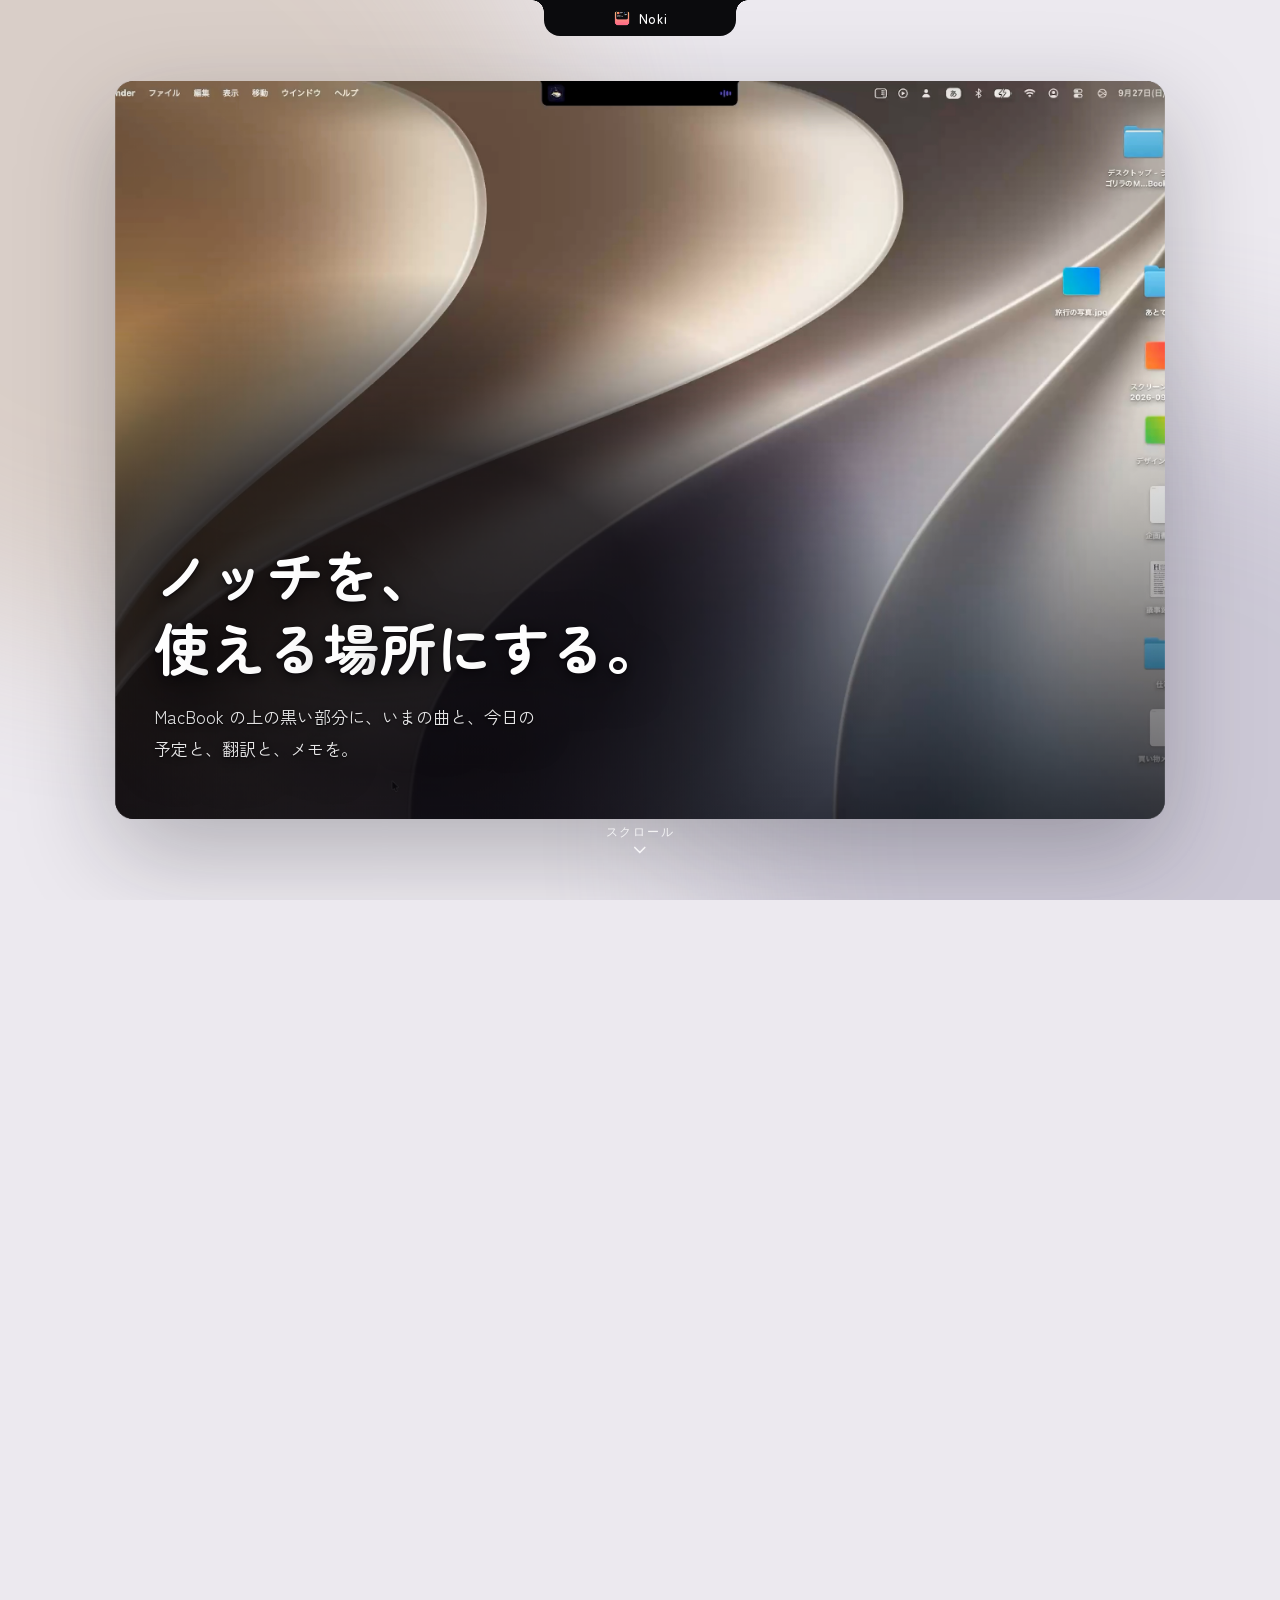
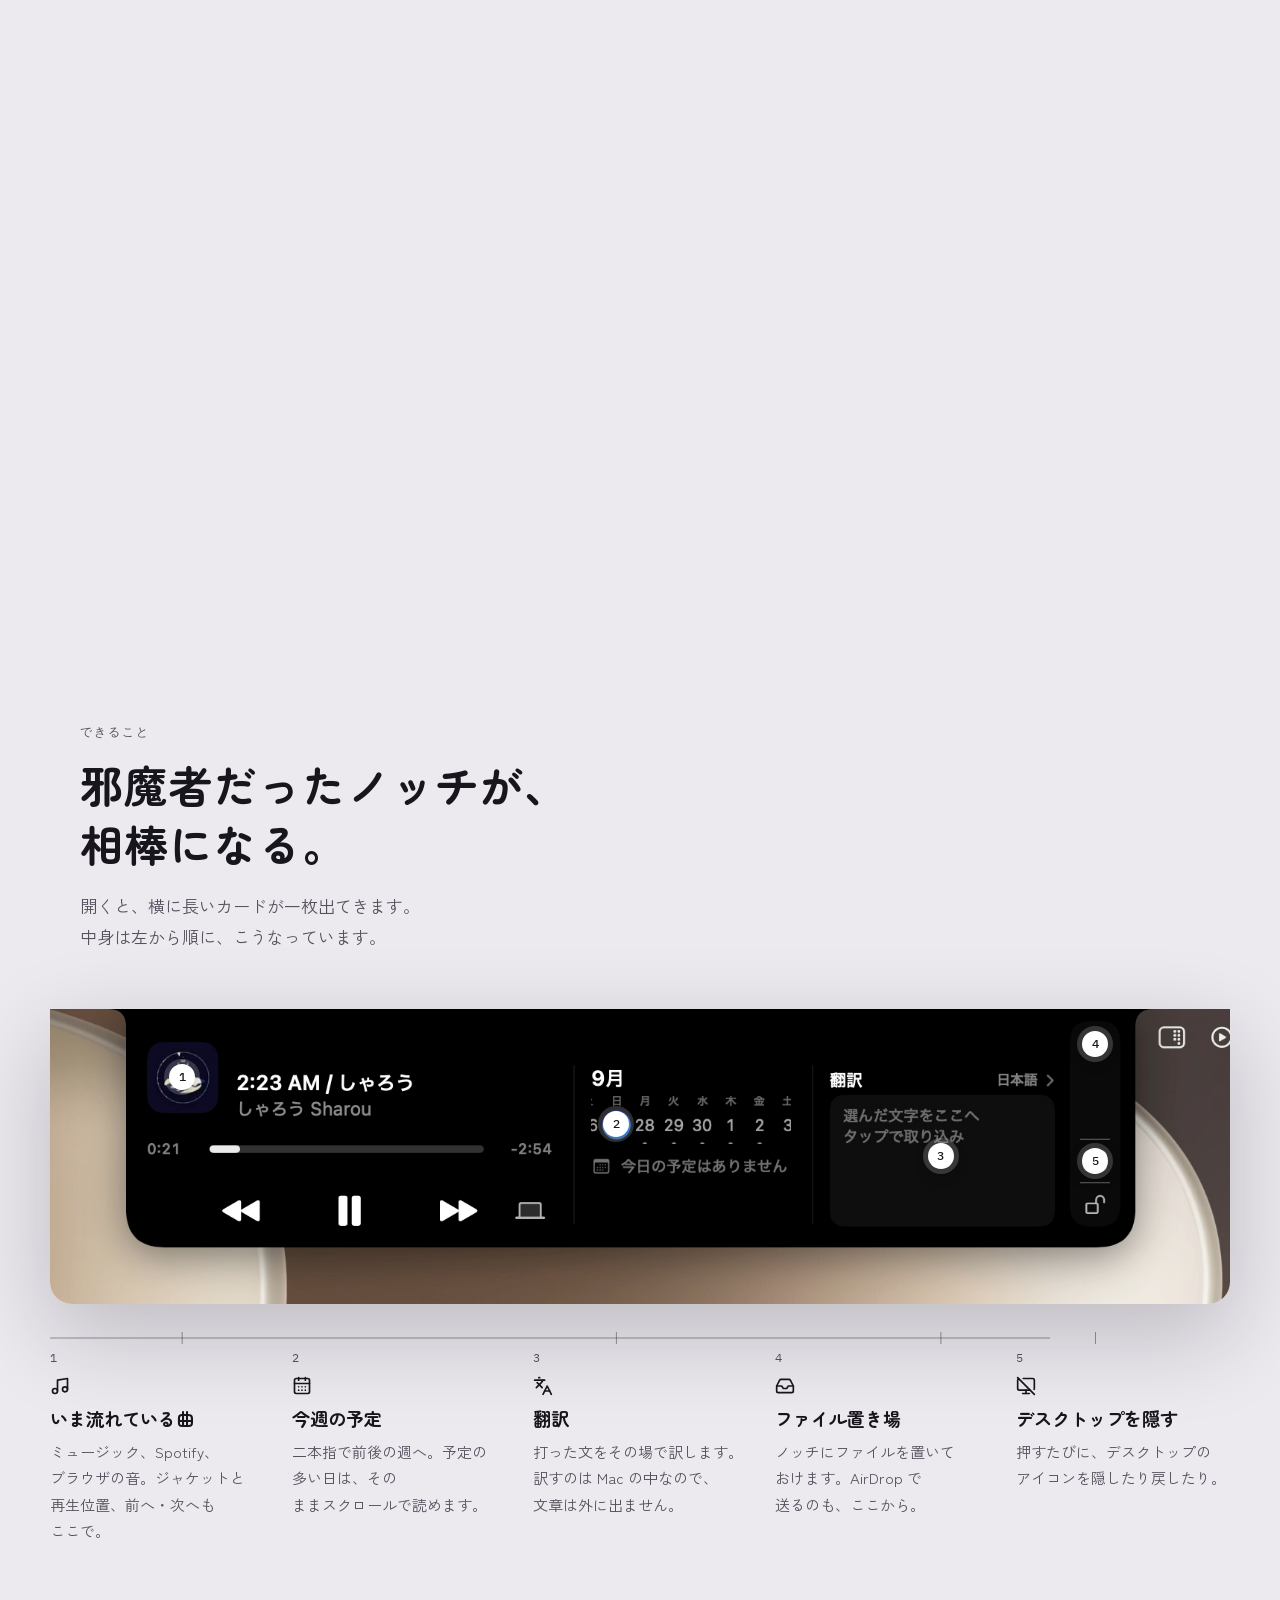
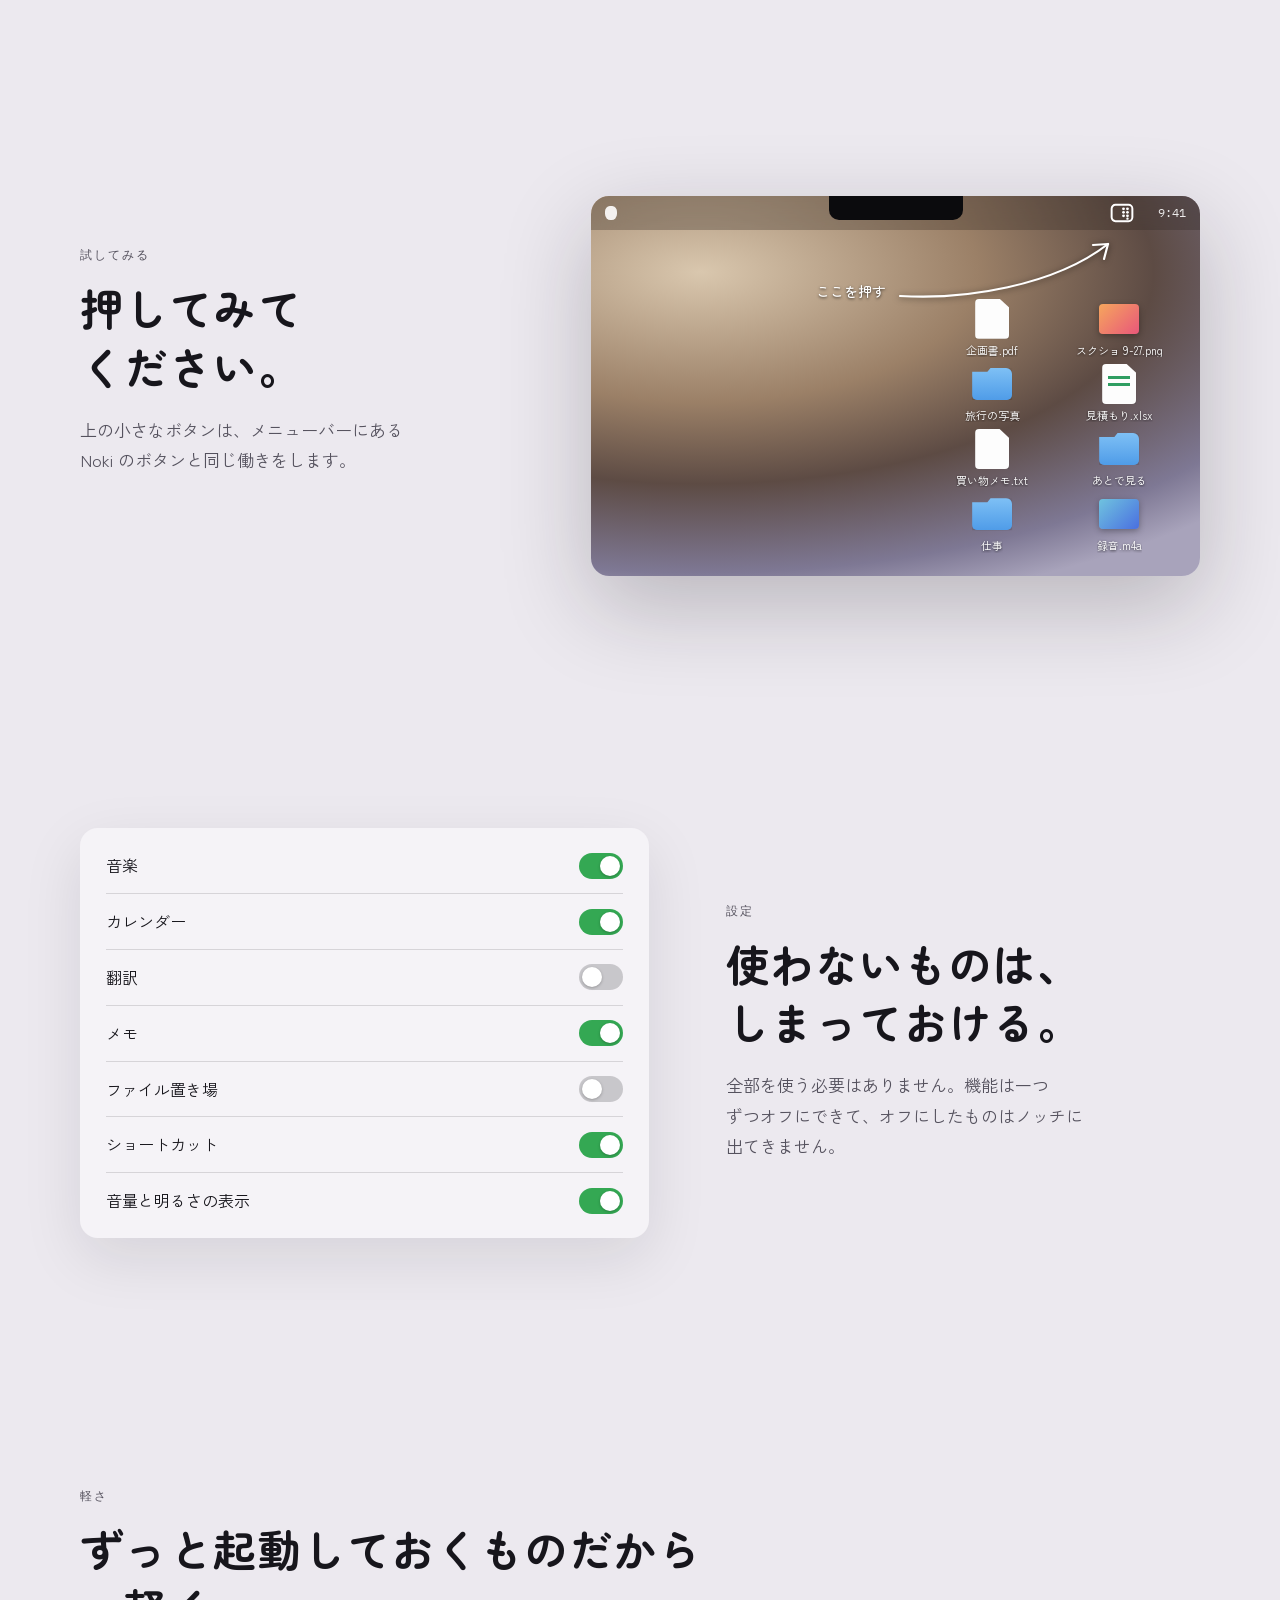
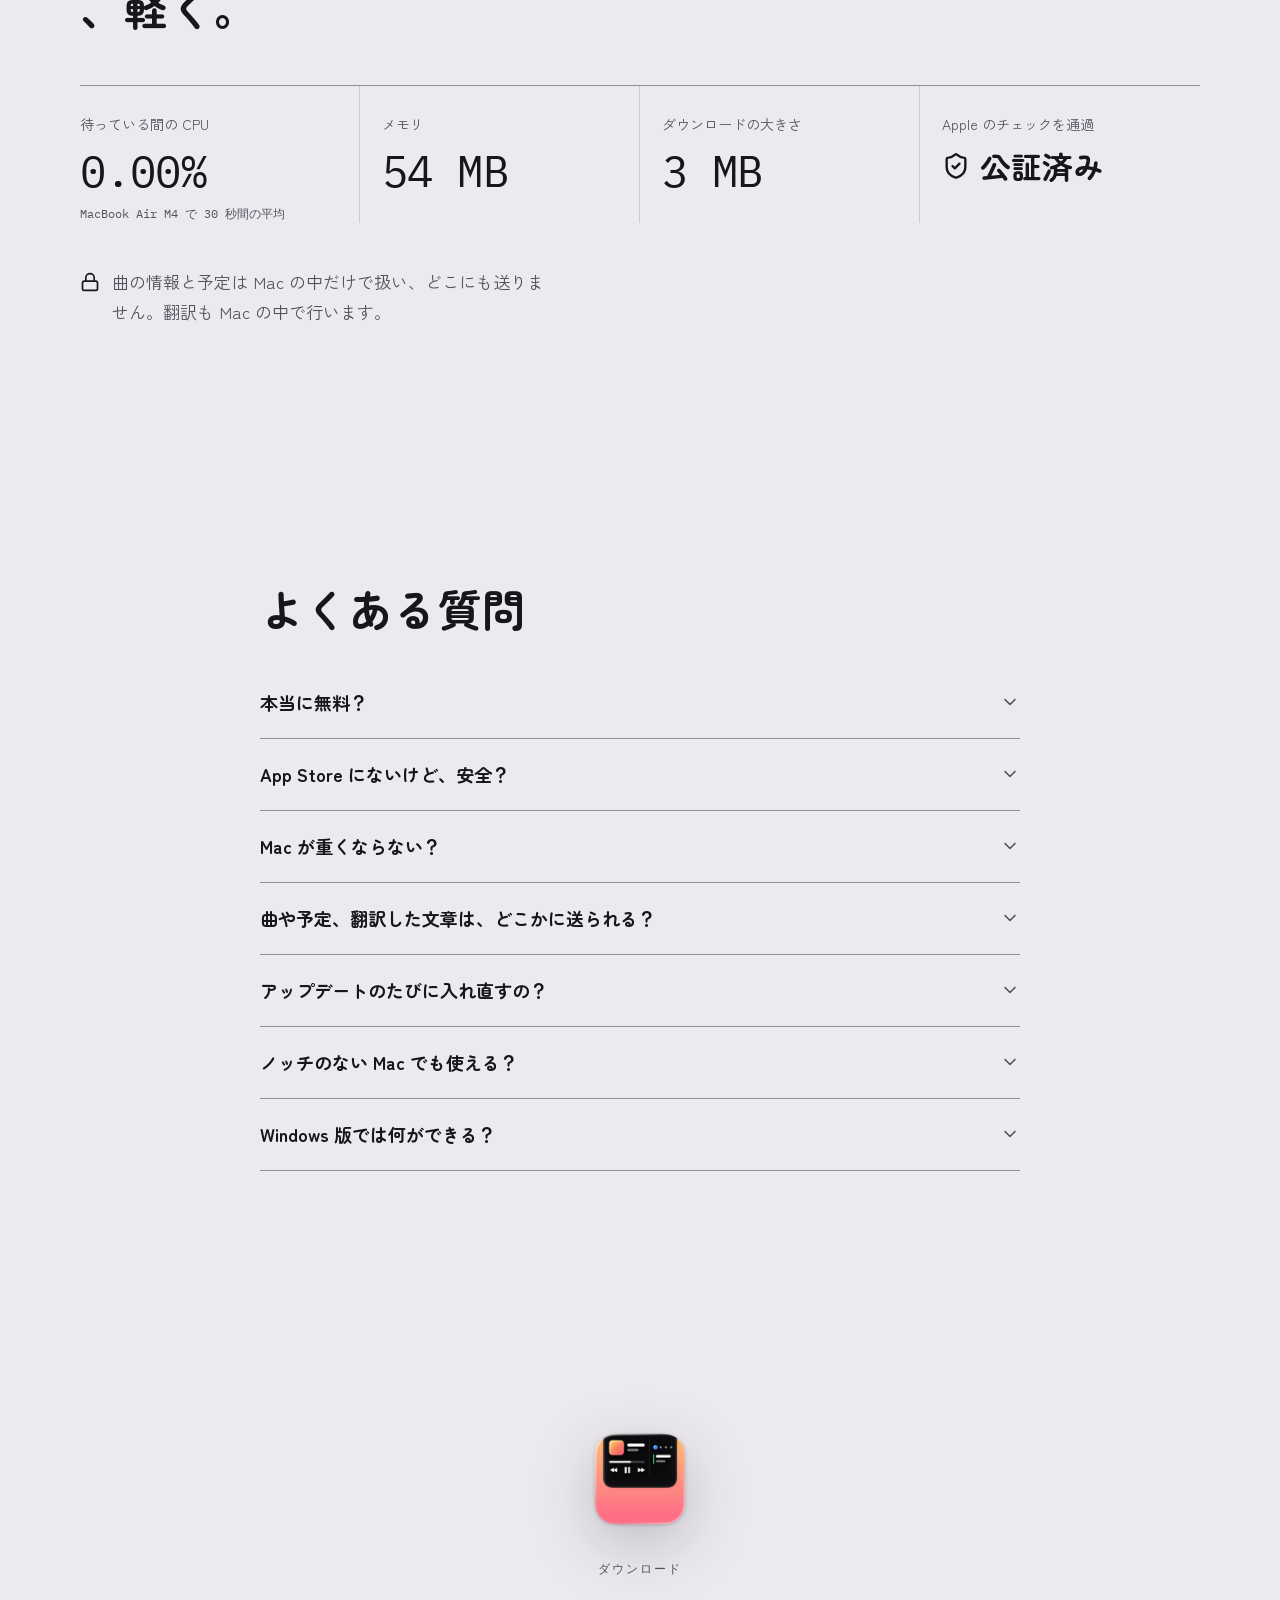
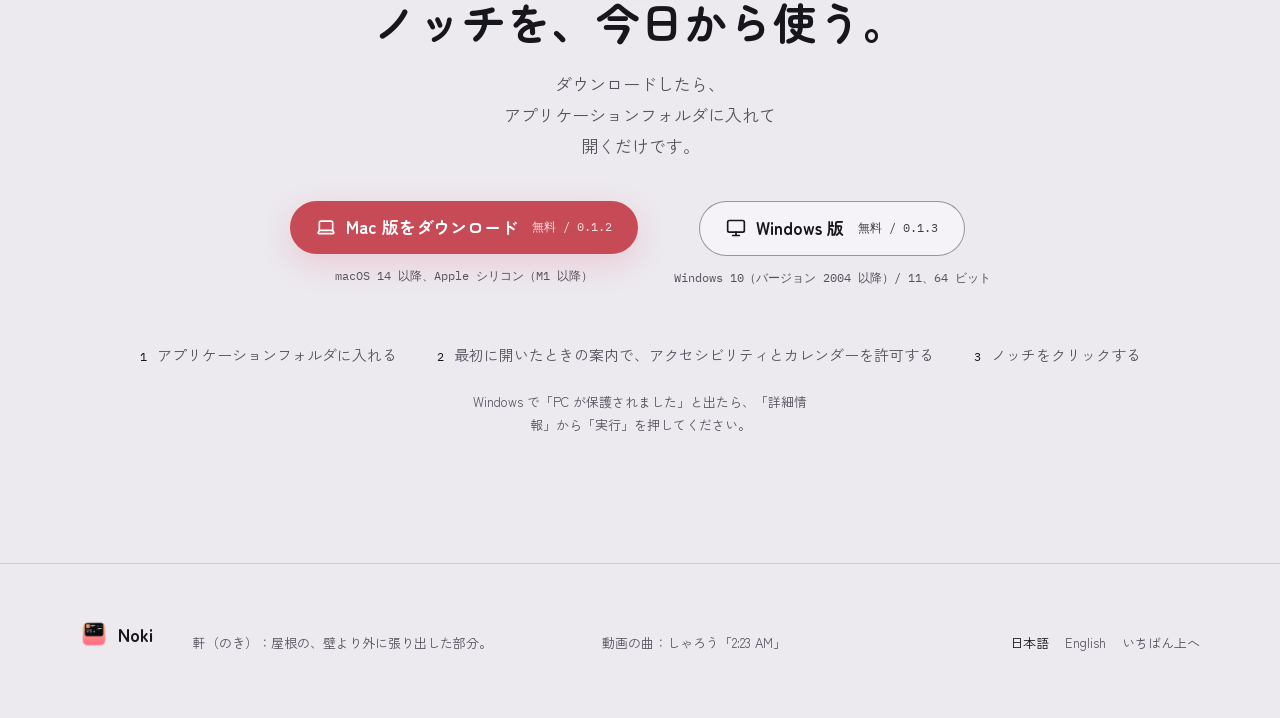
<file: index.html>
<!DOCTYPE html>
<html lang="ja">
<head>
<meta charset="utf-8">
<meta name="viewport" content="width=device-width, initial-scale=1">
<title>Noki：MacBook のノッチを、使える場所に</title>
<meta name="description" content="いま流れている曲、今日の予定、翻訳、メモ。MacBook のノッチにまとめて出す無料アプリです。Windows 版もあります。">
<meta name="theme-color" content="#ECE9EF">
<meta property="og:title" content="Noki：MacBook のノッチを、使える場所に">
<meta property="og:description" content="いま流れている曲、今日の予定、翻訳、メモ。MacBook のノッチにまとめて出す無料アプリです。Windows 版もあります。">
<meta property="og:image" content="https://noki-app.github.io/assets/card.jpg">
<meta property="og:url" content="https://noki-app.github.io/">
<meta property="og:type" content="website">
<link rel="alternate" hreflang="ja" href="https://noki-app.github.io/">
<link rel="alternate" hreflang="en" href="https://noki-app.github.io/en/">
<link rel="alternate" hreflang="x-default" href="https://noki-app.github.io/">
<link rel="icon" type="image/png" href="img/icon.png">
<link rel="apple-touch-icon" href="img/icon.png">
<link rel="preconnect" href="https://fonts.googleapis.com">
<link rel="preconnect" href="https://fonts.gstatic.com" crossorigin>
<link rel="stylesheet" href="https://fonts.googleapis.com/css2?family=Zen+Maru+Gothic:wght@500;700&family=Zen+Kaku+Gothic+New:wght@400;500&family=IBM+Plex+Mono&display=swap">
<link rel="stylesheet" href="style.css">
<script src="assets/app.js" defer></script>
</head>
<body>
<a class="skip" href="#main">本文へ移動</a>

<!-- Lucide (ISC), inline so the page needs no extra request. -->
<svg class="sprite" aria-hidden="true">
  <symbol id="i-music" viewBox="0 0 24 24" fill="none" stroke="currentColor" stroke-width="2" stroke-linecap="round" stroke-linejoin="round"><path d="M9 18V5l12-2v13" /> <circle cx="6" cy="18" r="3" /> <circle cx="18" cy="16" r="3" /></symbol>
  <symbol id="i-calendar-days" viewBox="0 0 24 24" fill="none" stroke="currentColor" stroke-width="2" stroke-linecap="round" stroke-linejoin="round"><path d="M8 2v3" /> <path d="M16 2v3" /> <rect x="3" y="3" width="18" height="18" rx="2" /> <path d="M3 9h18" /> <path d="M8 13h.01" /> <path d="M12 13h.01" /> <path d="M16 13h.01" /> <path d="M8 17h.01" /> <path d="M12 17h.01" /> <path d="M16 17h.01" /></symbol>
  <symbol id="i-languages" viewBox="0 0 24 24" fill="none" stroke="currentColor" stroke-width="2" stroke-linecap="round" stroke-linejoin="round"><path d="m5 8 6 6" /> <path d="m4 14 6-6 2-3" /> <path d="M2 5h12" /> <path d="M7 2h1" /> <path d="m22 22-5-10-5 10" /> <path d="M14 18h6" /></symbol>
  <symbol id="i-inbox" viewBox="0 0 24 24" fill="none" stroke="currentColor" stroke-width="2" stroke-linecap="round" stroke-linejoin="round"><polyline points="22 12 16 12 14 15 10 15 8 12 2 12" /> <path d="M5.45 5.11 2 12v6a2 2 0 0 0 2 2h16a2 2 0 0 0 2-2v-6l-3.45-6.89A2 2 0 0 0 16.76 4H7.24a2 2 0 0 0-1.79 1.11z" /></symbol>
  <symbol id="i-monitor-off" viewBox="0 0 24 24" fill="none" stroke="currentColor" stroke-width="2" stroke-linecap="round" stroke-linejoin="round"><path d="M12 17v4" /> <path d="M17 17H4a2 2 0 0 1-2-2V5a2 2 0 0 1 1.184-1.826" /> <path d="m2 2 20 20" /> <path d="M8 21h8" /> <path d="M8.656 3H20a2 2 0 0 1 2 2v10a2 2 0 0 1-.293 1.042" /></symbol>
  <symbol id="i-laptop" viewBox="0 0 24 24" fill="none" stroke="currentColor" stroke-width="2" stroke-linecap="round" stroke-linejoin="round"><path d="M20 16V7a2 2 0 0 0-2-2H6a2 2 0 0 0-2 2v9m16 0H4m16 0 1.28 2.55a1 1 0 0 1-.9 1.45H3.62a1 1 0 0 1-.9-1.45L4 16" /></symbol>
  <symbol id="i-monitor" viewBox="0 0 24 24" fill="none" stroke="currentColor" stroke-width="2" stroke-linecap="round" stroke-linejoin="round"><rect width="20" height="14" x="2" y="3" rx="2" /> <line x1="8" x2="16" y1="21" y2="21" /> <line x1="12" x2="12" y1="17" y2="21" /></symbol>
  <symbol id="i-download" viewBox="0 0 24 24" fill="none" stroke="currentColor" stroke-width="2" stroke-linecap="round" stroke-linejoin="round"><path d="M21 15v4a2 2 0 0 1-2 2H5a2 2 0 0 1-2-2v-4" /> <polyline points="7 10 12 15 17 10" /> <line x1="12" x2="12" y1="15" y2="3" /></symbol>
  <symbol id="i-chevron-down" viewBox="0 0 24 24" fill="none" stroke="currentColor" stroke-width="2" stroke-linecap="round" stroke-linejoin="round"><path d="m6 9 6 6 6-6" /></symbol>
  <symbol id="i-shield-check" viewBox="0 0 24 24" fill="none" stroke="currentColor" stroke-width="2" stroke-linecap="round" stroke-linejoin="round"><path d="M20 13c0 5-3.5 7.5-7.66 8.95a1 1 0 0 1-.67-.01C7.5 20.5 4 18 4 13V6a1 1 0 0 1 1-1c2 0 4.5-1.2 6.24-2.72a1.17 1.17 0 0 1 1.52 0C14.51 3.81 17 5 19 5a1 1 0 0 1 1 1z" /> <path d="m9 12 2 2 4-4" /></symbol>
  <symbol id="i-lock" viewBox="0 0 24 24" fill="none" stroke="currentColor" stroke-width="2" stroke-linecap="round" stroke-linejoin="round"><rect width="18" height="11" x="3" y="11" rx="2" ry="2" /> <path d="M7 11V7a5 5 0 0 1 10 0v4" /></symbol>
</svg>

<!-- The one environment: the wallpaper's beige and lavender, drifting very slowly behind everything. -->
<div class="env" aria-hidden="true"><i class="env-warm"></i><i class="env-cool"></i></div>

<!-- The signature: the page's menu is a notch. It opens the way Noki does. -->
<nav class="notch" aria-label="メニュー">
  <div class="notch-panel" aria-hidden="true"></div>
  <button class="notch-face" type="button" aria-expanded="false" aria-controls="notch-menu">
    <img src="img/icon.png" alt="" width="18" height="18">
    <span class="notch-name">Noki</span>
    <span class="sr-only">メニューを開く</span>
  </button>
  <div class="notch-menu" id="notch-menu">
    <a href="#features">できること</a>
    <a href="#try">試す</a>
    <a href="#faq">よくある質問</a>
    <span class="notch-langs" aria-label="言語"><a href="/" hreflang="ja" aria-current="true">日本語</a>
    <a href="/en/" hreflang="en">English</a></span>
    <a class="notch-dl" href="#download">ダウンロード</a>
  </div>
</nav>

<main id="main" tabindex="-1">

<!-- The scroll journey: the real recording of Noki, scrubbed by scroll, pushing into the notch
     and back out. Laptops and desktops only; everyone else gets .hero-static below. -->
<section class="hero" aria-label="ノッチを、使える場所にする。">
  <div class="stage">
    <div class="screen" aria-hidden="true">
      <div class="poster"></div>
      <video id="hero-video" muted playsinline preload="none" aria-hidden="true" tabindex="-1"></video>
      <div class="scrim"></div>
      <div class="shade1"></div>
    </div>
    <div class="scrim-zoom" aria-hidden="true"></div>

    <div class="band e-rise" data-a="0" data-b="0.19" data-first>
      <h1 class="h split">ノッチを、使える場所にする。</h1>
      <p class="sub">MacBook の上の黒い部分に、いまの曲と、今日の予定と、翻訳と、メモを。</p>
    </div>
    <div class="band e-snap" data-a="0.30" data-b="0.54" data-spread="0.45">
      <p class="h split">曲も、予定も、翻訳も。</p>
      <p class="sub">クリックで開いて、目線を少し上げるだけ。</p>
    </div>
    <div class="band e-blur" data-a="0.58" data-b="0.78">
      <p class="h blurpair"><span class="soft" aria-hidden="true">画面共有の前に、ひと押し。</span><span class="sharp">画面共有の前に、ひと押し。</span></p>
      <p class="sub">散らかったデスクトップのアイコンが、すっと消えます。もう一度押せば元どおり。ファイルは動きません。</p>
    </div>
    <div class="band e-settle" data-a="0.82" data-b="1" data-ramp="0.05" data-last>
      <h2 class="h split">無料で、いますぐ。</h2>
      <p class="sub">Mac 版は Apple の公証済み。Windows 版もあります。</p>
      <div class="cta">
        <a class="btn btn-accent" href="https://github.com/noki-app/noki-app.github.io/releases/download/mac-0.1.2/Noki-0.1.2.zip" download><svg class="i" aria-hidden="true"><use href="#i-download"/></svg>Mac 版をダウンロード<small>無料 / 0.1.2</small></a>
        
        <a class="btn btn-quiet" href="#download"><svg class="i" aria-hidden="true"><use href="#i-monitor"/></svg>Windows 版</a>
      </div>
    </div>

    <div class="loader" role="status">
      <svg class="ring" viewBox="0 0 48 48" aria-hidden="true">
        <circle cx="24" cy="24" r="20" fill="none" stroke="currentColor" stroke-opacity=".2" stroke-width="3"/>
        <circle class="ring-fill" cx="24" cy="24" r="20" fill="none" stroke="currentColor" stroke-width="3" stroke-linecap="round" stroke-dasharray="126" style="stroke-dashoffset:var(--ld,126)"/>
      </svg>
      <span class="sr-only">動画を読み込んでいます</span>
    </div>
    <div class="cue" aria-hidden="true"><span>スクロール</span><svg class="i"><use href="#i-chevron-down"/></svg></div>
  </div>
</section>

<!-- The same opening, composed as a still, for phones, portrait tablets and reduced motion. -->
<section class="hero-static" aria-label="ノッチを、使える場所にする。">
  <figure class="hs-screen">
    <img src="assets/card.jpg" alt="開くと、横に長いカードが一枚出てきます。中身は左から順に、こうなっています。" width="1583" height="396" fetchpriority="high">
  </figure>
  <div class="hs-copy">
    <h1 class="h">ノッチを、使える場所にする。</h1>
    <p class="sub">MacBook の上の黒い部分に、いまの曲と、今日の予定と、翻訳と、メモを。</p>
    <div class="cta">
      <a class="btn btn-accent" href="https://github.com/noki-app/noki-app.github.io/releases/download/mac-0.1.2/Noki-0.1.2.zip" download><svg class="i" aria-hidden="true"><use href="#i-download"/></svg>Mac 版をダウンロード<small>無料 / 0.1.2</small></a>
      
      <a class="btn btn-quiet" href="#download"><svg class="i" aria-hidden="true"><use href="#i-monitor"/></svg>Windows 版</a>
    </div>
  </div>
</section>

<!-- What it does: the real card, with its five parts numbered. -->
<section class="sec features reveal" id="features">
  <div class="wrap">
    <p class="kicker">できること</p>
    <h2 class="title">邪魔者だったノッチが、相棒になる。</h2>
    <p class="lede">開くと、横に長いカードが一枚出てきます。中身は左から順に、こうなっています。</p>
  </div>
  <figure class="anatomy">
    <div class="anatomy-img">
      <img src="assets/card.jpg" alt="" width="1583" height="396" loading="lazy" decoding="async">
      <span class="pin" style="--x:11.2%;--y:23%">1</span>
      <span class="pin" style="--x:48%;--y:39%">2</span>
      <span class="pin" style="--x:75.5%;--y:50%">3</span>
      <span class="pin" style="--x:88.6%;--y:12%">4</span>
      <span class="pin" style="--x:88.6%;--y:51.5%">5</span>
    </div>
    <svg class="rule" viewBox="0 0 1000 12" preserveAspectRatio="none" aria-hidden="true">
      <path d="M0 6 H1000" pathLength="1"/>
      <path class="tick" d="M112 0 V12" pathLength="1"/><path class="tick" d="M480 0 V12" pathLength="1"/>
      <path class="tick" d="M755 0 V12" pathLength="1"/><path class="tick" d="M886 0 V12" pathLength="1"/>
    </svg>
    <ol class="parts">
      <li><svg class="i" aria-hidden="true"><use href="#i-music"/></svg><h3>いま流れている曲</h3><p>ミュージック、Spotify、ブラウザの音。ジャケットと再生位置、前へ・次へもここで。</p></li>
      <li><svg class="i" aria-hidden="true"><use href="#i-calendar-days"/></svg><h3>今週の予定</h3><p>二本指で前後の週へ。予定の多い日は、そのままスクロールで読めます。</p></li>
      <li><svg class="i" aria-hidden="true"><use href="#i-languages"/></svg><h3>翻訳</h3><p>打った文をその場で訳します。訳すのは Mac の中なので、文章は外に出ません。</p></li>
      <li><svg class="i" aria-hidden="true"><use href="#i-inbox"/></svg><h3>ファイル置き場</h3><p>ノッチにファイルを置いておけます。AirDrop で送るのも、ここから。</p></li>
      <li><svg class="i" aria-hidden="true"><use href="#i-monitor-off"/></svg><h3>デスクトップを隠す</h3><p>押すたびに、デスクトップのアイコンを隠したり戻したり。</p></li>
    </ol>
  </figure>
</section>

<!-- The one interactive moment: clear a cluttered desktop with the same button Noki puts in the menu bar. -->
<section class="sec try reveal" id="try">
  <div class="wrap try-grid">
    <div class="try-copy">
      <p class="kicker">試してみる</p>
      <h2 class="title">押してみて<wbr>ください。</h2>
      <p class="lede">上の小さなボタンは、メニューバーにある Noki のボタンと同じ働きをします。</p>
      <p class="try-status" aria-live="polite" data-done="片づきました。もう一度押すと戻ります。" data-back="元に戻しました。"></p>
    </div>
    <div class="desk">
      <div class="desk-bar">
        <span class="desk-apple" aria-hidden="true"></span>
        <span class="desk-notch" aria-hidden="true"></span>
        <button class="desk-toggle" type="button" aria-pressed="false" data-hide="デスクトップのアイコンを隠す" data-show="デスクトップのアイコンを戻す" aria-label="デスクトップのアイコンを隠す">
          <svg viewBox="0 0 22 18" aria-hidden="true">
            <rect x="1.5" y="1.5" width="19" height="15" rx="3.5" fill="none" stroke="currentColor" stroke-width="1.8"/>
            <g class="dots" fill="currentColor">
              <circle cx="16" cy="5.2" r="1.3"/><circle cx="16" cy="8.4" r="1.3"/><circle cx="16" cy="11.6" r="1.3"/><circle cx="16" cy="14.2" r="1.1"/>
              <circle cx="12.4" cy="5.2" r="1.3"/><circle cx="12.4" cy="8.4" r="1.3"/><circle cx="12.4" cy="11.6" r="1.3"/>
            </g>
          </svg>
        </button>
        <span class="desk-clock" aria-hidden="true">9:41</span>
      </div>
      <svg class="hint" viewBox="0 0 230 70" aria-hidden="true">
        <path d="M6 60 C70 64, 160 50, 214 8" pathLength="1"/>
        <path class="head" d="M199 9 L214 8 L210 23" pathLength="1"/>
      </svg>
      <span class="hint-label" aria-hidden="true">ここを押す</span>
      <ul class="desk-icons" aria-hidden="true">
        <li class="ico doc"><i></i><span>企画書.pdf</span></li>
        <li class="ico pic p1"><i></i><span>スクショ 9-27.png</span></li>
        <li class="ico dir"><i></i><span>旅行の写真</span></li>
        <li class="ico doc sheet"><i></i><span>見積もり.xlsx</span></li>
        <li class="ico doc"><i></i><span>買い物メモ.txt</span></li>
        <li class="ico dir"><i></i><span>あとで見る</span></li>
        <li class="ico dir"><i></i><span>仕事</span></li>
        <li class="ico pic p2"><i></i><span>録音.m4a</span></li>
      </ul>
    </div>
  </div>
</section>

<!-- Only what you use: a mirror of the section above, switches first. -->
<section class="sec only reveal">
  <div class="wrap only-grid">
    <ul class="switches">
      <li><span>音楽</span><b class="sw on"><i></i><em>オン</em></b></li>
      <li><span>カレンダー</span><b class="sw on"><i></i><em>オン</em></b></li>
      <li><span>翻訳</span><b class="sw"><i></i><em>オフ</em></b></li>
      <li><span>メモ</span><b class="sw on"><i></i><em>オン</em></b></li>
      <li><span>ファイル置き場</span><b class="sw"><i></i><em>オフ</em></b></li>
      <li><span>ショートカット</span><b class="sw on"><i></i><em>オン</em></b></li>
      <li><span>音量と明るさの表示</span><b class="sw on"><i></i><em>オン</em></b></li>
    </ul>
    <div class="only-copy">
      <p class="kicker">設定</p>
      <h2 class="title">使わないものは、しまっておける。</h2>
      <p class="lede">全部を使う必要はありません。機能は一つずつオフにできて、オフにしたものはノッチに出てきません。</p>
    </div>
  </div>
</section>

<!-- Light: measured numbers only. -->
<section class="sec proof reveal">
  <div class="wrap">
    <p class="kicker">軽さ</p>
    <h2 class="title">ずっと起動しておくものだから、軽く。</h2>
    <dl class="facts">
      <div><dt>待っている間の CPU</dt><dd>0.00%</dd><small>MacBook Air M4 で 30 秒間の平均</small></div>
      <div><dt>メモリ</dt><dd>54 MB</dd></div>
      <div><dt>ダウンロードの大きさ</dt><dd>3 MB</dd></div>
      <div><dt>Apple のチェックを通過</dt><dd class="word"><svg class="i" aria-hidden="true"><use href="#i-shield-check"/></svg>公証済み</dd></div>
    </dl>
    <p class="privacy"><svg class="i" aria-hidden="true"><use href="#i-lock"/></svg>曲の情報と予定は Mac の中だけで扱い、どこにも送りません。翻訳も Mac の中で行います。</p>
  </div>
</section>

<section class="sec faq reveal" id="faq">
  <div class="wrap narrow">
    <h2 class="title">よくある質問</h2>
    <details><summary>本当に無料？<svg class="i" aria-hidden="true"><use href="#i-chevron-down"/></svg></summary><p>はい、今は無料です。アカウントの登録もいりません。</p></details>
    <details><summary>App Store にないけど、安全？<svg class="i" aria-hidden="true"><use href="#i-chevron-down"/></svg></summary><p>Apple の公証（notarization）を受けています。ダウンロードして開くと、macOS がそのまま確かめて通します。</p></details>
    <details><summary>Mac が重くならない？<svg class="i" aria-hidden="true"><use href="#i-chevron-down"/></svg></summary><p>待っている間の CPU 使用率は、測ってみると 0.00% でした（MacBook Air M4、30 秒間の平均）。カーソルがノッチから遠いときは、ほとんど何もしていません。</p></details>
    <details><summary>曲や予定、翻訳した文章は、どこかに送られる？<svg class="i" aria-hidden="true"><use href="#i-chevron-down"/></svg></summary><p>送りません。予定は Mac のカレンダーから読み、翻訳は macOS が Mac の中で行います。</p></details>
    <details><summary>アップデートのたびに入れ直すの？<svg class="i" aria-hidden="true"><use href="#i-chevron-down"/></svg></summary><p>いいえ。新しい版が出ると Noki が自分で知らせて、そのまま更新できます。</p></details>
    <details><summary>ノッチのない Mac でも使える？<svg class="i" aria-hidden="true"><use href="#i-chevron-down"/></svg></summary><p>使えます。画面の上の真ん中に出ます。</p></details>
    <details><summary>Windows 版では何ができる？<svg class="i" aria-hidden="true"><use href="#i-chevron-down"/></svg></summary><p>曲の表示と操作、メモ、デスクトップのアイコンを隠す機能です。カレンダー、翻訳、ショートカット、ファイル置き場は、今のところ Mac 版だけです。</p></details>
  </div>
</section>

<!-- The one call to action everything above leads to. -->
<section class="sec download reveal" id="download">
  <div class="wrap">
    <img class="dl-icon" src="img/icon.png" alt="" width="112" height="112" loading="lazy">
    <p class="kicker">ダウンロード</p>
    <h2 class="title">ノッチを、<wbr>今日から使う。</h2>
    <p class="lede">ダウンロードしたら、アプリケーションフォルダに入れて開くだけです。</p>
    <div class="dl-row">
      <div class="dl-col">
        <a class="btn btn-accent btn-lg" href="https://github.com/noki-app/noki-app.github.io/releases/download/mac-0.1.2/Noki-0.1.2.zip" download><svg class="i" aria-hidden="true"><use href="#i-laptop"/></svg>Mac 版をダウンロード<small>無料 / 0.1.2</small></a>
        
        <p class="req">macOS 14 以降、Apple シリコン（M1 以降）</p>
      </div>
      <div class="dl-col">
        <a class="btn btn-quiet btn-lg" href="https://github.com/noki-app/noki-app.github.io/releases/download/windows-0.1.3/Noki-Windows-0.1.3.zip" download><svg class="i" aria-hidden="true"><use href="#i-monitor"/></svg>Windows 版<small>無料 / 0.1.3</small></a>
        
        <p class="req">Windows 10（バージョン 2004 以降）/ 11、64 ビット</p>
      </div>
    </div>
    <ol class="steps">
      <li>アプリケーションフォルダに入れる</li>
      <li>最初に開いたときの案内で、アクセシビリティとカレンダーを許可する</li>
      <li>ノッチをクリックする</li>
    </ol>
    <p class="win-note">Windows で「PC が保護されました」と出たら、「詳細情報」から「実行」を押してください。</p>
  </div>
</section>

</main>

<footer class="foot">
  <div class="wrap foot-grid">
    <p class="foot-mark"><img src="img/icon.png" alt="" width="28" height="28" loading="lazy">Noki</p>
    <p class="foot-note">軒（のき）：屋根の、壁より外に張り出した部分。</p>
    <p class="foot-note">動画の曲：しゃろう「2:23 AM」</p>
    <p class="foot-links"><a href="/" hreflang="ja" aria-current="true">日本語</a>
    <a href="/en/" hreflang="en">English</a> <a href="#main">いちばん上へ</a></p>
  </div>
</footer>

</body>
</html>
</file>
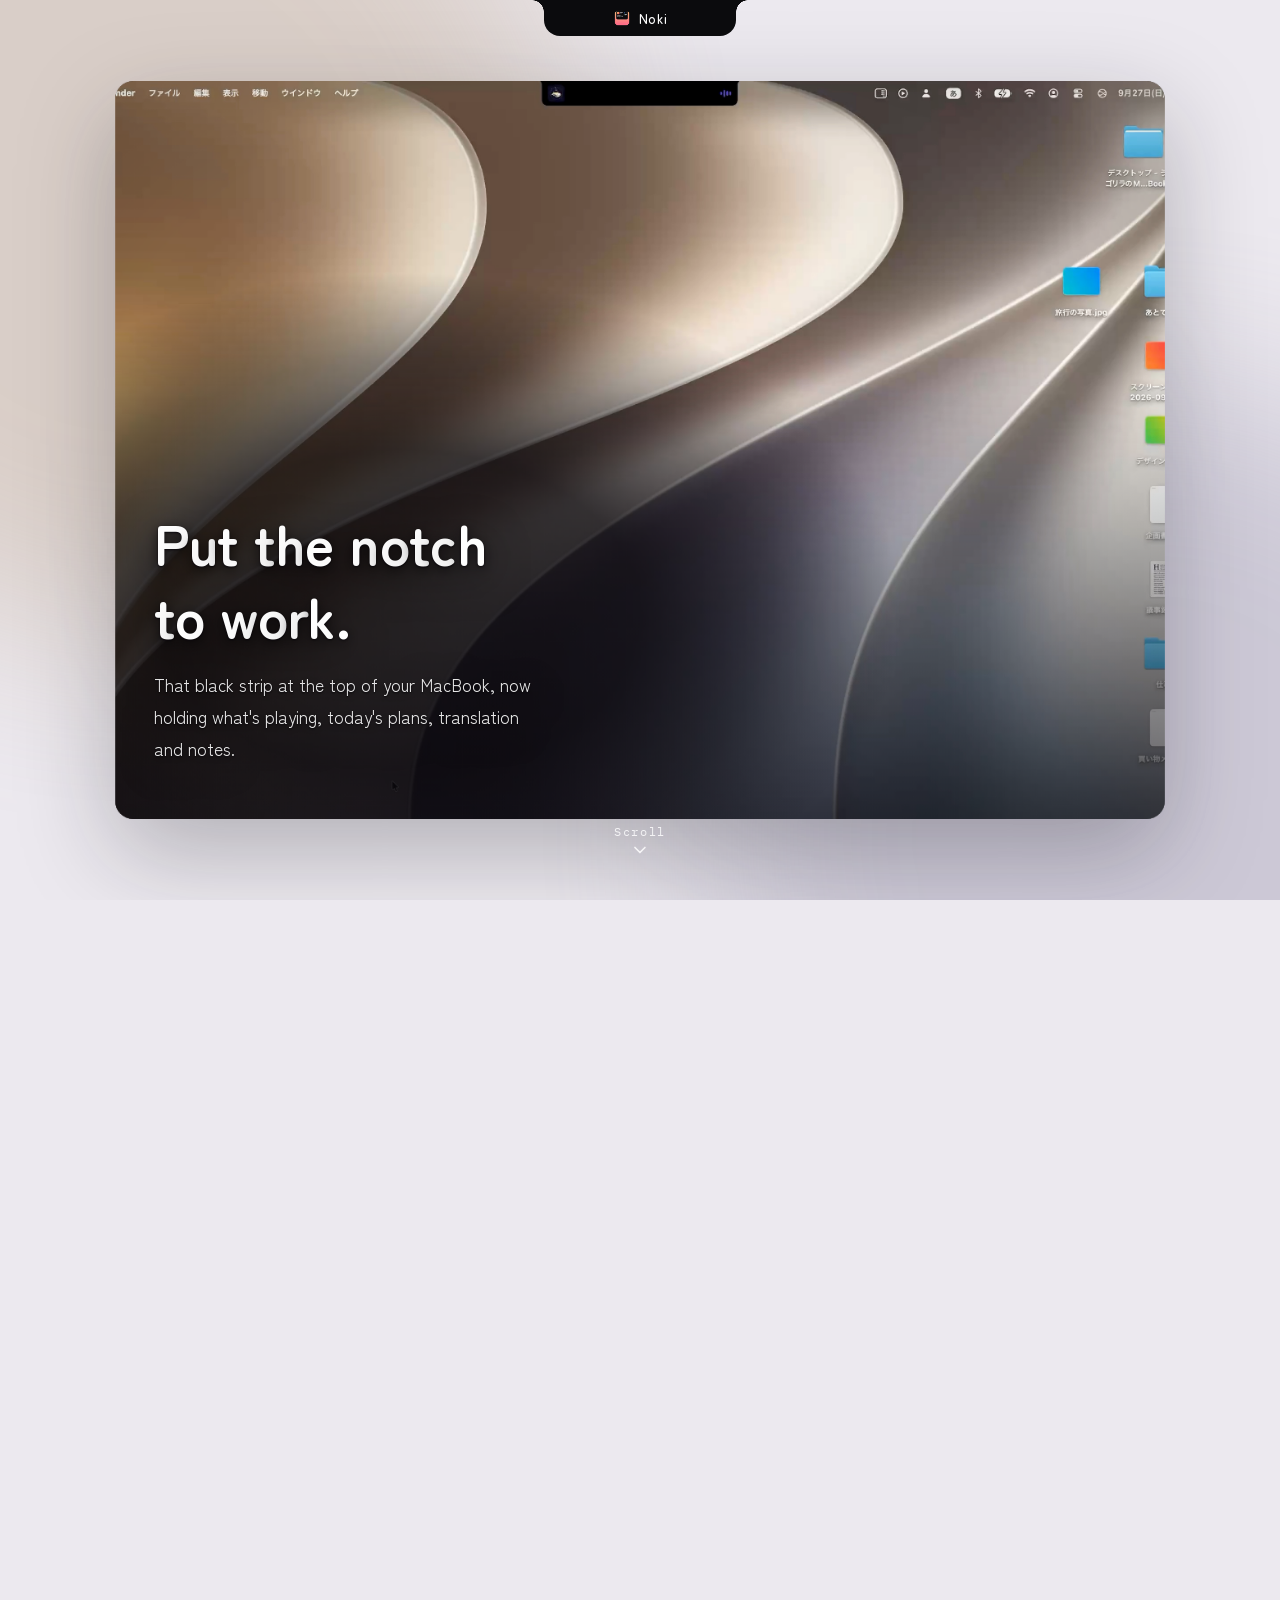
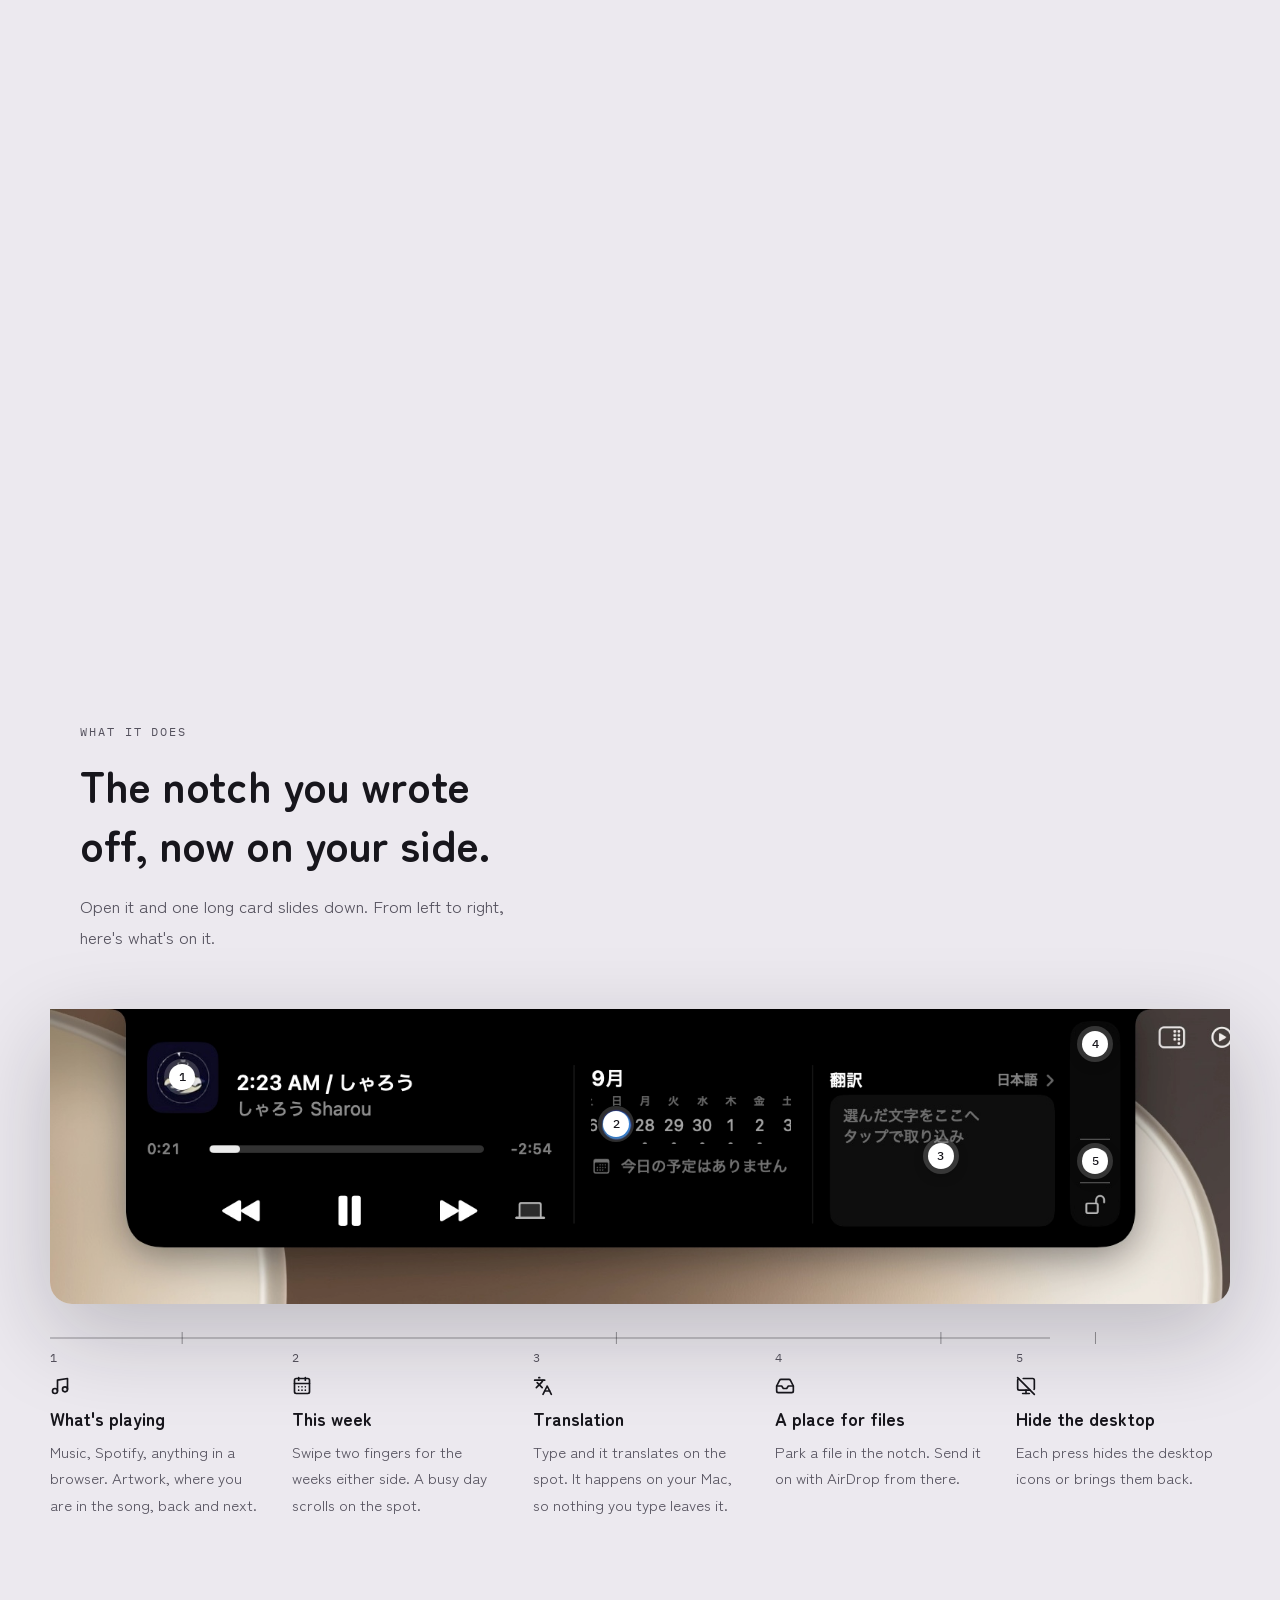
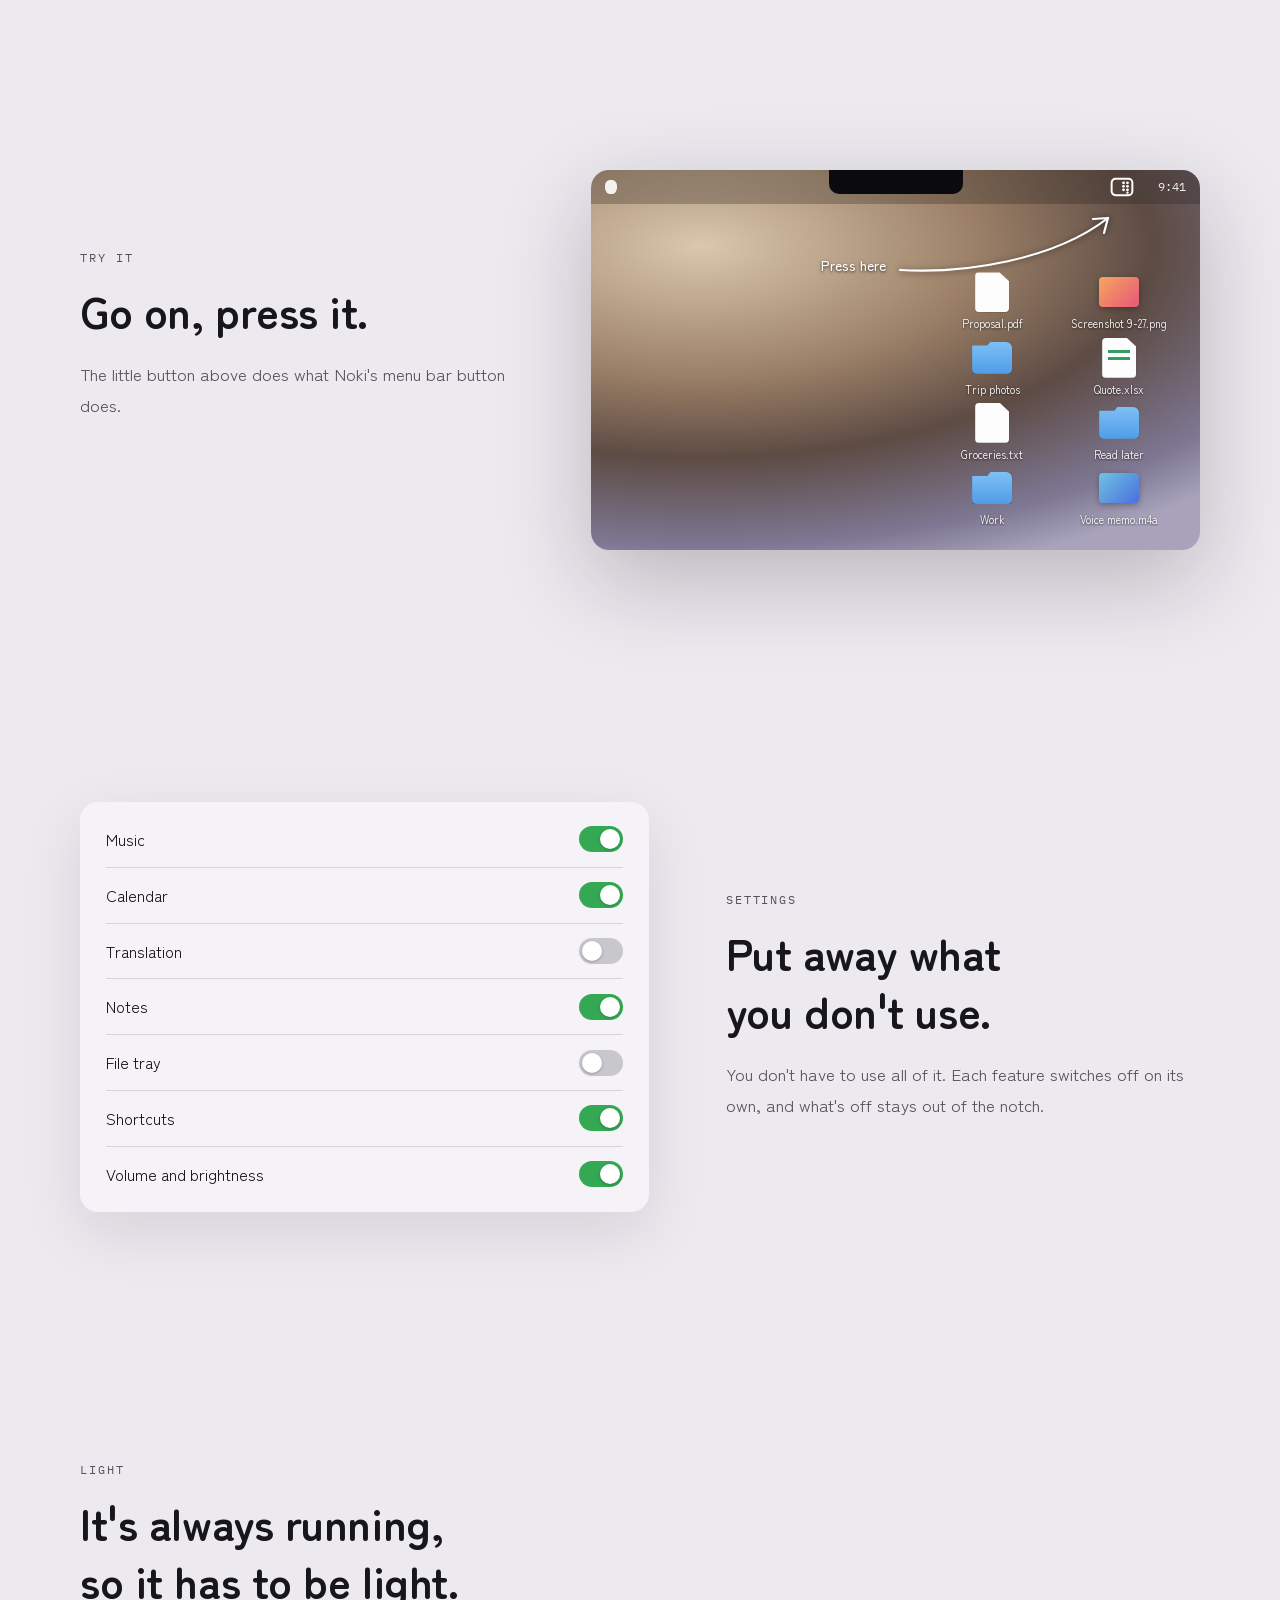
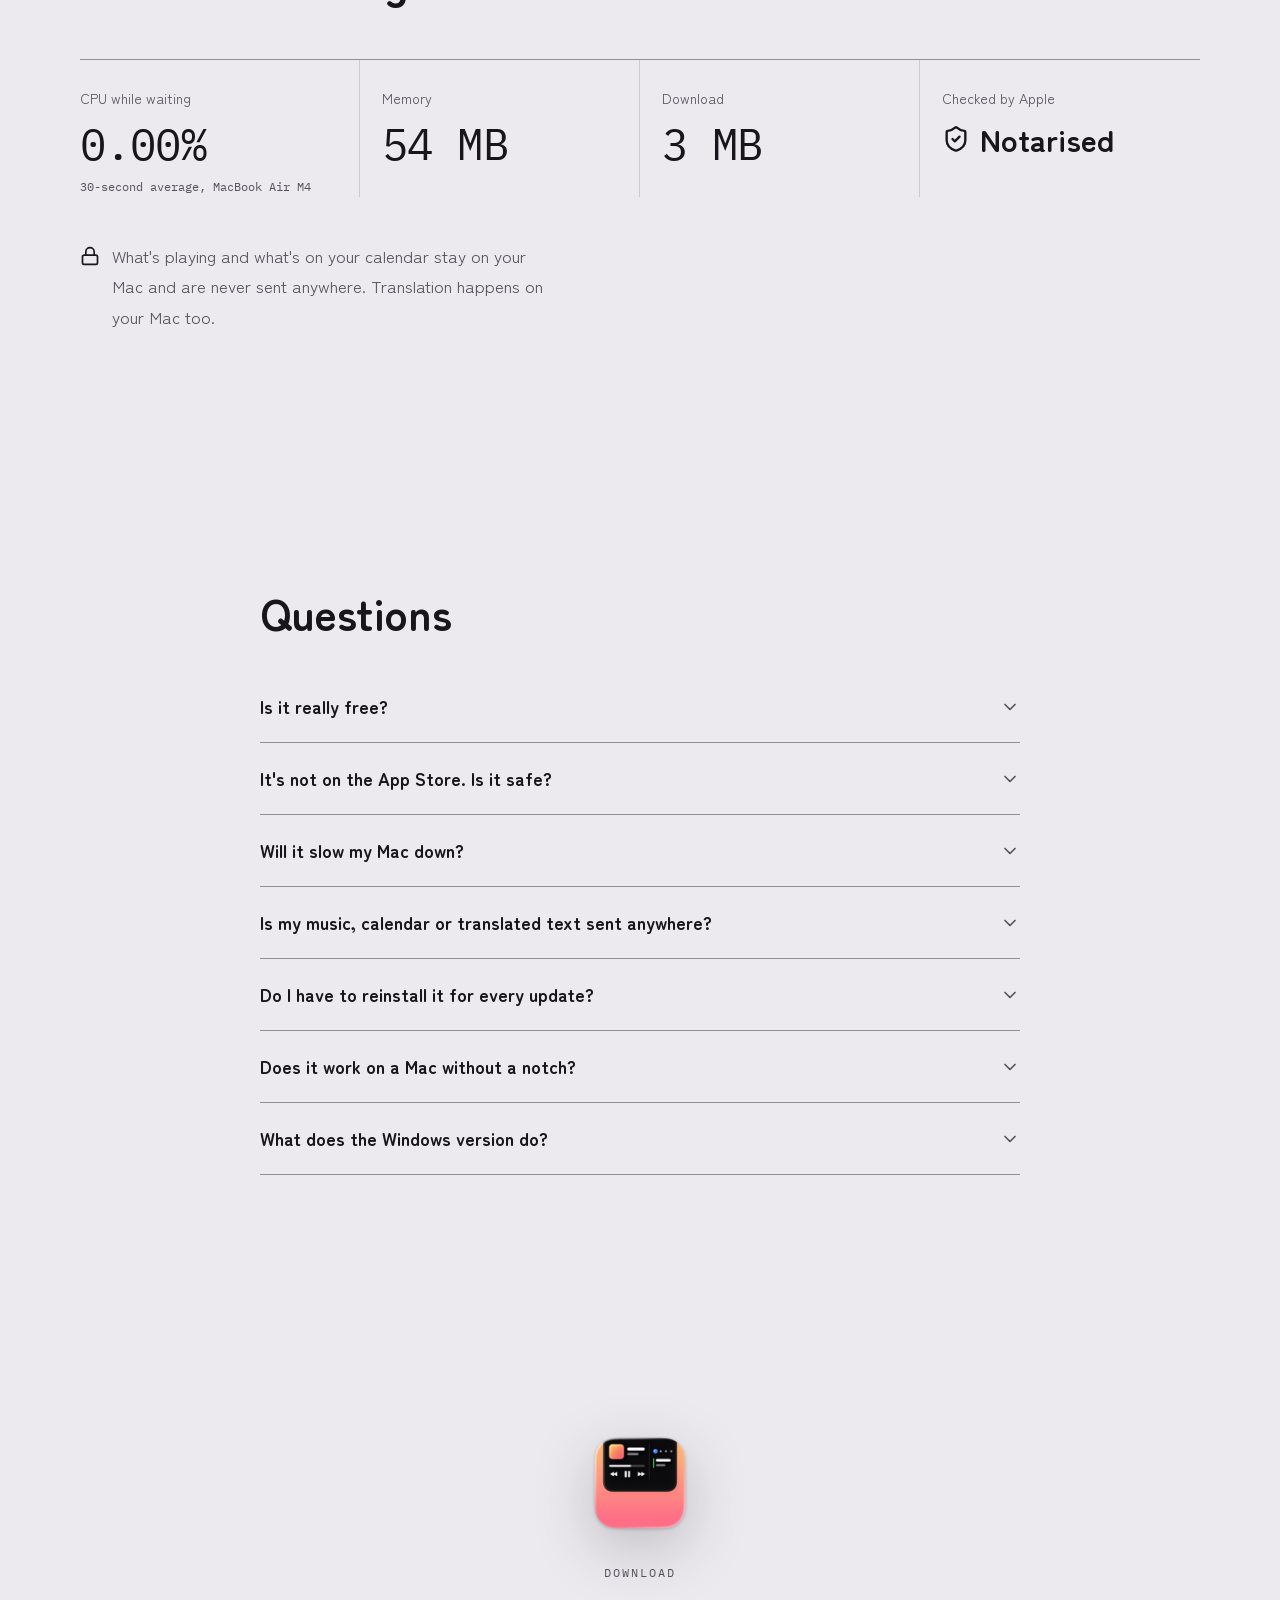
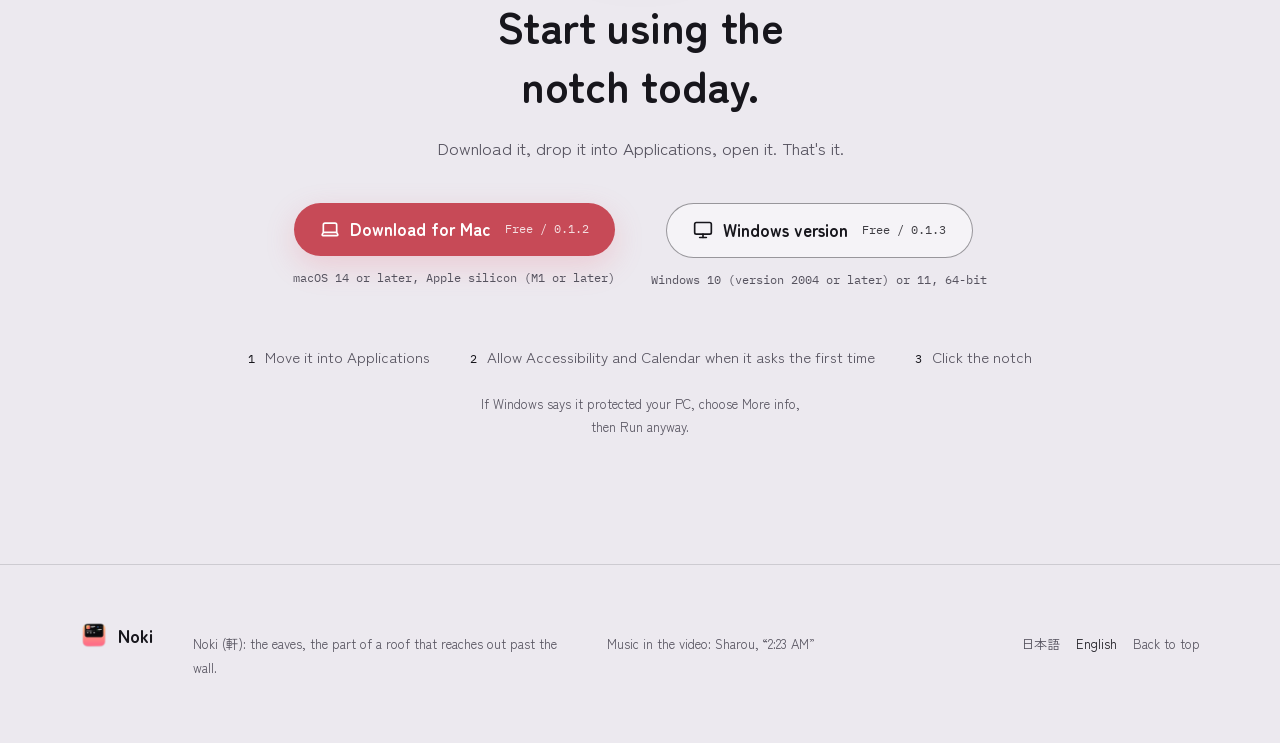
<file: en/index.html>
<!DOCTYPE html>
<html lang="en">
<head>
<meta charset="utf-8">
<meta name="viewport" content="width=device-width, initial-scale=1">
<title>Noki: put the MacBook notch to work</title>
<meta name="description" content="What's playing, today's plans, translation and notes, kept in the MacBook notch. A free app, with a Windows version too.">
<meta name="theme-color" content="#ECE9EF">
<meta property="og:title" content="Noki: put the MacBook notch to work">
<meta property="og:description" content="What's playing, today's plans, translation and notes, kept in the MacBook notch. A free app, with a Windows version too.">
<meta property="og:image" content="https://noki-app.github.io/assets/card.jpg">
<meta property="og:url" content="https://noki-app.github.io/en/">
<meta property="og:type" content="website">
<link rel="alternate" hreflang="ja" href="https://noki-app.github.io/">
<link rel="alternate" hreflang="en" href="https://noki-app.github.io/en/">
<link rel="alternate" hreflang="x-default" href="https://noki-app.github.io/">
<link rel="icon" type="image/png" href="../img/icon.png">
<link rel="apple-touch-icon" href="../img/icon.png">
<link rel="preconnect" href="https://fonts.googleapis.com">
<link rel="preconnect" href="https://fonts.gstatic.com" crossorigin>
<link rel="stylesheet" href="https://fonts.googleapis.com/css2?family=Zen+Maru+Gothic:wght@500;700&family=Zen+Kaku+Gothic+New:wght@400;500&family=IBM+Plex+Mono&display=swap">
<link rel="stylesheet" href="../style.css">
<script src="../assets/app.js" defer></script>
</head>
<body>
<a class="skip" href="#main">Skip to content</a>

<!-- Lucide (ISC), inline so the page needs no extra request. -->
<svg class="sprite" aria-hidden="true">
  <symbol id="i-music" viewBox="0 0 24 24" fill="none" stroke="currentColor" stroke-width="2" stroke-linecap="round" stroke-linejoin="round"><path d="M9 18V5l12-2v13" /> <circle cx="6" cy="18" r="3" /> <circle cx="18" cy="16" r="3" /></symbol>
  <symbol id="i-calendar-days" viewBox="0 0 24 24" fill="none" stroke="currentColor" stroke-width="2" stroke-linecap="round" stroke-linejoin="round"><path d="M8 2v3" /> <path d="M16 2v3" /> <rect x="3" y="3" width="18" height="18" rx="2" /> <path d="M3 9h18" /> <path d="M8 13h.01" /> <path d="M12 13h.01" /> <path d="M16 13h.01" /> <path d="M8 17h.01" /> <path d="M12 17h.01" /> <path d="M16 17h.01" /></symbol>
  <symbol id="i-languages" viewBox="0 0 24 24" fill="none" stroke="currentColor" stroke-width="2" stroke-linecap="round" stroke-linejoin="round"><path d="m5 8 6 6" /> <path d="m4 14 6-6 2-3" /> <path d="M2 5h12" /> <path d="M7 2h1" /> <path d="m22 22-5-10-5 10" /> <path d="M14 18h6" /></symbol>
  <symbol id="i-inbox" viewBox="0 0 24 24" fill="none" stroke="currentColor" stroke-width="2" stroke-linecap="round" stroke-linejoin="round"><polyline points="22 12 16 12 14 15 10 15 8 12 2 12" /> <path d="M5.45 5.11 2 12v6a2 2 0 0 0 2 2h16a2 2 0 0 0 2-2v-6l-3.45-6.89A2 2 0 0 0 16.76 4H7.24a2 2 0 0 0-1.79 1.11z" /></symbol>
  <symbol id="i-monitor-off" viewBox="0 0 24 24" fill="none" stroke="currentColor" stroke-width="2" stroke-linecap="round" stroke-linejoin="round"><path d="M12 17v4" /> <path d="M17 17H4a2 2 0 0 1-2-2V5a2 2 0 0 1 1.184-1.826" /> <path d="m2 2 20 20" /> <path d="M8 21h8" /> <path d="M8.656 3H20a2 2 0 0 1 2 2v10a2 2 0 0 1-.293 1.042" /></symbol>
  <symbol id="i-laptop" viewBox="0 0 24 24" fill="none" stroke="currentColor" stroke-width="2" stroke-linecap="round" stroke-linejoin="round"><path d="M20 16V7a2 2 0 0 0-2-2H6a2 2 0 0 0-2 2v9m16 0H4m16 0 1.28 2.55a1 1 0 0 1-.9 1.45H3.62a1 1 0 0 1-.9-1.45L4 16" /></symbol>
  <symbol id="i-monitor" viewBox="0 0 24 24" fill="none" stroke="currentColor" stroke-width="2" stroke-linecap="round" stroke-linejoin="round"><rect width="20" height="14" x="2" y="3" rx="2" /> <line x1="8" x2="16" y1="21" y2="21" /> <line x1="12" x2="12" y1="17" y2="21" /></symbol>
  <symbol id="i-download" viewBox="0 0 24 24" fill="none" stroke="currentColor" stroke-width="2" stroke-linecap="round" stroke-linejoin="round"><path d="M21 15v4a2 2 0 0 1-2 2H5a2 2 0 0 1-2-2v-4" /> <polyline points="7 10 12 15 17 10" /> <line x1="12" x2="12" y1="15" y2="3" /></symbol>
  <symbol id="i-chevron-down" viewBox="0 0 24 24" fill="none" stroke="currentColor" stroke-width="2" stroke-linecap="round" stroke-linejoin="round"><path d="m6 9 6 6 6-6" /></symbol>
  <symbol id="i-shield-check" viewBox="0 0 24 24" fill="none" stroke="currentColor" stroke-width="2" stroke-linecap="round" stroke-linejoin="round"><path d="M20 13c0 5-3.5 7.5-7.66 8.95a1 1 0 0 1-.67-.01C7.5 20.5 4 18 4 13V6a1 1 0 0 1 1-1c2 0 4.5-1.2 6.24-2.72a1.17 1.17 0 0 1 1.52 0C14.51 3.81 17 5 19 5a1 1 0 0 1 1 1z" /> <path d="m9 12 2 2 4-4" /></symbol>
  <symbol id="i-lock" viewBox="0 0 24 24" fill="none" stroke="currentColor" stroke-width="2" stroke-linecap="round" stroke-linejoin="round"><rect width="18" height="11" x="3" y="11" rx="2" ry="2" /> <path d="M7 11V7a5 5 0 0 1 10 0v4" /></symbol>
</svg>

<!-- The one environment: the wallpaper's beige and lavender, drifting very slowly behind everything. -->
<div class="env" aria-hidden="true"><i class="env-warm"></i><i class="env-cool"></i></div>

<!-- The signature: the page's menu is a notch. It opens the way Noki does. -->
<nav class="notch" aria-label="Menu">
  <div class="notch-panel" aria-hidden="true"></div>
  <button class="notch-face" type="button" aria-expanded="false" aria-controls="notch-menu">
    <img src="../img/icon.png" alt="" width="18" height="18">
    <span class="notch-name">Noki</span>
    <span class="sr-only">Open the menu</span>
  </button>
  <div class="notch-menu" id="notch-menu">
    <a href="#features">What it does</a>
    <a href="#try">Try it</a>
    <a href="#faq">Questions</a>
    <span class="notch-langs" aria-label="Language"><a href="/" hreflang="ja">日本語</a>
    <a href="/en/" hreflang="en" aria-current="true">English</a></span>
    <a class="notch-dl" href="#download">Download</a>
  </div>
</nav>

<main id="main" tabindex="-1">

<!-- The scroll journey: the real recording of Noki, scrubbed by scroll, pushing into the notch
     and back out. Laptops and desktops only; everyone else gets .hero-static below. -->
<section class="hero" aria-label="Put the notch to work.">
  <div class="stage">
    <div class="screen" aria-hidden="true">
      <div class="poster"></div>
      <video id="hero-video" muted playsinline preload="none" aria-hidden="true" tabindex="-1"></video>
      <div class="scrim"></div>
      <div class="shade1"></div>
    </div>
    <div class="scrim-zoom" aria-hidden="true"></div>

    <div class="band e-rise" data-a="0" data-b="0.19" data-first>
      <h1 class="h split">Put the notch to work.</h1>
      <p class="sub">That black strip at the top of your MacBook, now holding what's playing, today's plans, translation and notes.</p>
    </div>
    <div class="band e-snap" data-a="0.30" data-b="0.54" data-spread="0.45">
      <p class="h split">The song, the week, a translation.</p>
      <p class="sub">Click to open it, then just glance up.</p>
    </div>
    <div class="band e-blur" data-a="0.58" data-b="0.78">
      <p class="h blurpair"><span class="soft" aria-hidden="true">Sharing your screen? One press first.</span><span class="sharp">Sharing your screen? One press first.</span></p>
      <p class="sub">The clutter on your desktop disappears. Press again and it's back. Your files stay where they are.</p>
    </div>
    <div class="band e-settle" data-a="0.82" data-b="1" data-ramp="0.05" data-last>
      <h2 class="h split">Free. Right now.</h2>
      <p class="sub">Notarised by Apple on the Mac. There's a Windows version too.</p>
      <div class="cta">
        <a class="btn btn-accent" href="https://github.com/noki-app/noki-app.github.io/releases/download/mac-0.1.2/Noki-0.1.2.zip" download><svg class="i" aria-hidden="true"><use href="#i-download"/></svg>Download for Mac<small>Free / 0.1.2</small></a>
        
        <a class="btn btn-quiet" href="#download"><svg class="i" aria-hidden="true"><use href="#i-monitor"/></svg>Windows version</a>
      </div>
    </div>

    <div class="loader" role="status">
      <svg class="ring" viewBox="0 0 48 48" aria-hidden="true">
        <circle cx="24" cy="24" r="20" fill="none" stroke="currentColor" stroke-opacity=".2" stroke-width="3"/>
        <circle class="ring-fill" cx="24" cy="24" r="20" fill="none" stroke="currentColor" stroke-width="3" stroke-linecap="round" stroke-dasharray="126" style="stroke-dashoffset:var(--ld,126)"/>
      </svg>
      <span class="sr-only">Loading the video</span>
    </div>
    <div class="cue" aria-hidden="true"><span>Scroll</span><svg class="i"><use href="#i-chevron-down"/></svg></div>
  </div>
</section>

<!-- The same opening, composed as a still, for phones, portrait tablets and reduced motion. -->
<section class="hero-static" aria-label="Put the notch to work.">
  <figure class="hs-screen">
    <img src="../assets/card.jpg" alt="Open it and one long card slides down. From left to right, here's what's on it." width="1583" height="396" fetchpriority="high">
  </figure>
  <div class="hs-copy">
    <h1 class="h">Put the notch to work.</h1>
    <p class="sub">That black strip at the top of your MacBook, now holding what's playing, today's plans, translation and notes.</p>
    <div class="cta">
      <a class="btn btn-accent" href="https://github.com/noki-app/noki-app.github.io/releases/download/mac-0.1.2/Noki-0.1.2.zip" download><svg class="i" aria-hidden="true"><use href="#i-download"/></svg>Download for Mac<small>Free / 0.1.2</small></a>
      
      <a class="btn btn-quiet" href="#download"><svg class="i" aria-hidden="true"><use href="#i-monitor"/></svg>Windows version</a>
    </div>
  </div>
</section>

<!-- What it does: the real card, with its five parts numbered. -->
<section class="sec features reveal" id="features">
  <div class="wrap">
    <p class="kicker">What it does</p>
    <h2 class="title">The notch you wrote off, now on your side.</h2>
    <p class="lede">Open it and one long card slides down. From left to right, here's what's on it.</p>
  </div>
  <figure class="anatomy">
    <div class="anatomy-img">
      <img src="../assets/card.jpg" alt="" width="1583" height="396" loading="lazy" decoding="async">
      <span class="pin" style="--x:11.2%;--y:23%">1</span>
      <span class="pin" style="--x:48%;--y:39%">2</span>
      <span class="pin" style="--x:75.5%;--y:50%">3</span>
      <span class="pin" style="--x:88.6%;--y:12%">4</span>
      <span class="pin" style="--x:88.6%;--y:51.5%">5</span>
    </div>
    <svg class="rule" viewBox="0 0 1000 12" preserveAspectRatio="none" aria-hidden="true">
      <path d="M0 6 H1000" pathLength="1"/>
      <path class="tick" d="M112 0 V12" pathLength="1"/><path class="tick" d="M480 0 V12" pathLength="1"/>
      <path class="tick" d="M755 0 V12" pathLength="1"/><path class="tick" d="M886 0 V12" pathLength="1"/>
    </svg>
    <ol class="parts">
      <li><svg class="i" aria-hidden="true"><use href="#i-music"/></svg><h3>What's playing</h3><p>Music, Spotify, anything in a browser. Artwork, where you are in the song, back and next.</p></li>
      <li><svg class="i" aria-hidden="true"><use href="#i-calendar-days"/></svg><h3>This week</h3><p>Swipe two fingers for the weeks either side. A busy day scrolls on the spot.</p></li>
      <li><svg class="i" aria-hidden="true"><use href="#i-languages"/></svg><h3>Translation</h3><p>Type and it translates on the spot. It happens on your Mac, so nothing you type leaves it.</p></li>
      <li><svg class="i" aria-hidden="true"><use href="#i-inbox"/></svg><h3>A place for files</h3><p>Park a file in the notch. Send it on with AirDrop from there.</p></li>
      <li><svg class="i" aria-hidden="true"><use href="#i-monitor-off"/></svg><h3>Hide the desktop</h3><p>Each press hides the desktop icons or brings them back.</p></li>
    </ol>
  </figure>
</section>

<!-- The one interactive moment: clear a cluttered desktop with the same button Noki puts in the menu bar. -->
<section class="sec try reveal" id="try">
  <div class="wrap try-grid">
    <div class="try-copy">
      <p class="kicker">Try it</p>
      <h2 class="title">Go on, press it.</h2>
      <p class="lede">The little button above does what Noki's menu bar button does.</p>
      <p class="try-status" aria-live="polite" data-done="All clear. Press again to bring them back." data-back="They're back."></p>
    </div>
    <div class="desk">
      <div class="desk-bar">
        <span class="desk-apple" aria-hidden="true"></span>
        <span class="desk-notch" aria-hidden="true"></span>
        <button class="desk-toggle" type="button" aria-pressed="false" data-hide="Hide the desktop icons" data-show="Bring the desktop icons back" aria-label="Hide the desktop icons">
          <svg viewBox="0 0 22 18" aria-hidden="true">
            <rect x="1.5" y="1.5" width="19" height="15" rx="3.5" fill="none" stroke="currentColor" stroke-width="1.8"/>
            <g class="dots" fill="currentColor">
              <circle cx="16" cy="5.2" r="1.3"/><circle cx="16" cy="8.4" r="1.3"/><circle cx="16" cy="11.6" r="1.3"/><circle cx="16" cy="14.2" r="1.1"/>
              <circle cx="12.4" cy="5.2" r="1.3"/><circle cx="12.4" cy="8.4" r="1.3"/><circle cx="12.4" cy="11.6" r="1.3"/>
            </g>
          </svg>
        </button>
        <span class="desk-clock" aria-hidden="true">9:41</span>
      </div>
      <svg class="hint" viewBox="0 0 230 70" aria-hidden="true">
        <path d="M6 60 C70 64, 160 50, 214 8" pathLength="1"/>
        <path class="head" d="M199 9 L214 8 L210 23" pathLength="1"/>
      </svg>
      <span class="hint-label" aria-hidden="true">Press here</span>
      <ul class="desk-icons" aria-hidden="true">
        <li class="ico doc"><i></i><span>Proposal.pdf</span></li>
        <li class="ico pic p1"><i></i><span>Screenshot 9-27.png</span></li>
        <li class="ico dir"><i></i><span>Trip photos</span></li>
        <li class="ico doc sheet"><i></i><span>Quote.xlsx</span></li>
        <li class="ico doc"><i></i><span>Groceries.txt</span></li>
        <li class="ico dir"><i></i><span>Read later</span></li>
        <li class="ico dir"><i></i><span>Work</span></li>
        <li class="ico pic p2"><i></i><span>Voice memo.m4a</span></li>
      </ul>
    </div>
  </div>
</section>

<!-- Only what you use: a mirror of the section above, switches first. -->
<section class="sec only reveal">
  <div class="wrap only-grid">
    <ul class="switches">
      <li><span>Music</span><b class="sw on"><i></i><em>On</em></b></li>
      <li><span>Calendar</span><b class="sw on"><i></i><em>On</em></b></li>
      <li><span>Translation</span><b class="sw"><i></i><em>Off</em></b></li>
      <li><span>Notes</span><b class="sw on"><i></i><em>On</em></b></li>
      <li><span>File tray</span><b class="sw"><i></i><em>Off</em></b></li>
      <li><span>Shortcuts</span><b class="sw on"><i></i><em>On</em></b></li>
      <li><span>Volume and brightness</span><b class="sw on"><i></i><em>On</em></b></li>
    </ul>
    <div class="only-copy">
      <p class="kicker">Settings</p>
      <h2 class="title">Put away what you don't use.</h2>
      <p class="lede">You don't have to use all of it. Each feature switches off on its own, and what's off stays out of the notch.</p>
    </div>
  </div>
</section>

<!-- Light: measured numbers only. -->
<section class="sec proof reveal">
  <div class="wrap">
    <p class="kicker">Light</p>
    <h2 class="title">It's always running, so it has to be light.</h2>
    <dl class="facts">
      <div><dt>CPU while waiting</dt><dd>0.00%</dd><small>30-second average, MacBook Air M4</small></div>
      <div><dt>Memory</dt><dd>54 MB</dd></div>
      <div><dt>Download</dt><dd>3 MB</dd></div>
      <div><dt>Checked by Apple</dt><dd class="word"><svg class="i" aria-hidden="true"><use href="#i-shield-check"/></svg>Notarised</dd></div>
    </dl>
    <p class="privacy"><svg class="i" aria-hidden="true"><use href="#i-lock"/></svg>What's playing and what's on your calendar stay on your Mac and are never sent anywhere. Translation happens on your Mac too.</p>
  </div>
</section>

<section class="sec faq reveal" id="faq">
  <div class="wrap narrow">
    <h2 class="title">Questions</h2>
    <details><summary>Is it really free?<svg class="i" aria-hidden="true"><use href="#i-chevron-down"/></svg></summary><p>Yes, for now. No account needed either.</p></details>
    <details><summary>It's not on the App Store. Is it safe?<svg class="i" aria-hidden="true"><use href="#i-chevron-down"/></svg></summary><p>It's notarised by Apple. When you open the download, macOS checks it and lets it through.</p></details>
    <details><summary>Will it slow my Mac down?<svg class="i" aria-hidden="true"><use href="#i-chevron-down"/></svg></summary><p>Measured while waiting, its CPU use was 0.00% (30-second average on a MacBook Air M4). When the pointer is nowhere near the notch, it's barely doing anything.</p></details>
    <details><summary>Is my music, calendar or translated text sent anywhere?<svg class="i" aria-hidden="true"><use href="#i-chevron-down"/></svg></summary><p>No. Your plans are read from the calendar on your Mac, and macOS does the translating on your Mac.</p></details>
    <details><summary>Do I have to reinstall it for every update?<svg class="i" aria-hidden="true"><use href="#i-chevron-down"/></svg></summary><p>No. When a new version is out, Noki tells you and updates itself.</p></details>
    <details><summary>Does it work on a Mac without a notch?<svg class="i" aria-hidden="true"><use href="#i-chevron-down"/></svg></summary><p>Yes. It sits at the top centre of the screen.</p></details>
    <details><summary>What does the Windows version do?<svg class="i" aria-hidden="true"><use href="#i-chevron-down"/></svg></summary><p>What's playing and its controls, notes, and hiding the desktop icons. The calendar, translation, shortcuts and file tray are Mac-only for now.</p></details>
  </div>
</section>

<!-- The one call to action everything above leads to. -->
<section class="sec download reveal" id="download">
  <div class="wrap">
    <img class="dl-icon" src="../img/icon.png" alt="" width="112" height="112" loading="lazy">
    <p class="kicker">Download</p>
    <h2 class="title">Start using the notch today.</h2>
    <p class="lede">Download it, drop it into Applications, open it. That's it.</p>
    <div class="dl-row">
      <div class="dl-col">
        <a class="btn btn-accent btn-lg" href="https://github.com/noki-app/noki-app.github.io/releases/download/mac-0.1.2/Noki-0.1.2.zip" download><svg class="i" aria-hidden="true"><use href="#i-laptop"/></svg>Download for Mac<small>Free / 0.1.2</small></a>
        
        <p class="req">macOS 14 or later, Apple silicon (M1 or later)</p>
      </div>
      <div class="dl-col">
        <a class="btn btn-quiet btn-lg" href="https://github.com/noki-app/noki-app.github.io/releases/download/windows-0.1.3/Noki-Windows-0.1.3.zip" download><svg class="i" aria-hidden="true"><use href="#i-monitor"/></svg>Windows version<small>Free / 0.1.3</small></a>
        
        <p class="req">Windows 10 (version 2004 or later) or 11, 64-bit</p>
      </div>
    </div>
    <ol class="steps">
      <li>Move it into Applications</li>
      <li>Allow Accessibility and Calendar when it asks the first time</li>
      <li>Click the notch</li>
    </ol>
    <p class="win-note">If Windows says it protected your PC, choose More info, then Run anyway.</p>
  </div>
</section>

</main>

<footer class="foot">
  <div class="wrap foot-grid">
    <p class="foot-mark"><img src="../img/icon.png" alt="" width="28" height="28" loading="lazy">Noki</p>
    <p class="foot-note">Noki (軒): the eaves, the part of a roof that reaches out past the wall.</p>
    <p class="foot-note">Music in the video: Sharou, “2:23 AM”</p>
    <p class="foot-links"><a href="/" hreflang="ja">日本語</a>
    <a href="/en/" hreflang="en" aria-current="true">English</a> <a href="#main">Back to top</a></p>
  </div>
</footer>

</body>
</html>
</file>
<file: style.css>
/* Noki download page. Design decisions live in src/DESIGN.md. */

:root{
  --canvas:#ECE9EF;
  --canvas-deep:#E2DEE6;
  --panel:#F5F3F7;
  --ink:#17161C;
  --ink-2:#55525E;
  --line:rgba(23,22,28,.14);
  --line-strong:rgba(23,22,28,.42);
  --notch:#0B0B0D;
  --accent:#C74A57;           /* the icon's peach-to-pink, deepened until white text on it passes 4.5:1 (4.6) */
  --accent-hover:#B23F4C;
  --accent-muted:rgba(230,98,120,.22);
  --wall-warm:#B79C7E;
  --wall-cool:#8F8AA6;
  --ease-out:cubic-bezier(.22,1,.36,1);
  --ease-io:cubic-bezier(.65,0,.35,1);
  --tshadow:0 1px 2px rgba(10,8,12,.9),0 3px 12px rgba(10,8,12,.62),0 10px 44px rgba(10,8,12,.7);
  --display:"Zen Maru Gothic",ui-rounded,"Hiragino Maru Gothic ProN",system-ui,sans-serif;
  --body:"Zen Kaku Gothic New","Hiragino Sans",system-ui,sans-serif;
  --mono:"IBM Plex Mono",ui-monospace,Menlo,monospace;
}

*{box-sizing:border-box}
html{overflow-x:hidden;overflow-x:clip;-webkit-text-size-adjust:100%;scroll-behavior:smooth}
body{overflow-x:hidden;overflow-x:clip;margin:0;background:var(--canvas);color:var(--ink);font-family:var(--body);
  font-size:17px;line-height:1.8;-webkit-font-smoothing:antialiased;animation:page-in .8s var(--ease-out) both}
@keyframes page-in{from{opacity:0}to{opacity:1}}
img,video,svg{display:block}
a{color:inherit}
p{margin:0}
h1,h2,h3{margin:0;font-weight:700}
.sr-only{position:absolute;width:1px;height:1px;overflow:hidden;clip:rect(0 0 0 0);white-space:nowrap}
.skip{position:fixed;left:16px;top:-60px;z-index:60;padding:10px 16px;border-radius:10px;background:var(--ink);color:#fff;text-decoration:none;transition:top .2s var(--ease-out)}
.skip:focus{top:16px}
:focus-visible{outline:2px solid var(--accent);outline-offset:3px;border-radius:6px}
main:focus{outline:none}
.sprite{display:none}
.i{width:20px;height:20px;flex:none}

/* ---------- the environment ---------- */

.env{position:fixed;inset:0;z-index:-1;overflow:hidden;pointer-events:none}
.env i{position:absolute;width:70vmax;height:70vmax;border-radius:50%;filter:blur(90px);opacity:.34;animation:drift 90s var(--ease-io) infinite alternate}
.env-warm{background:var(--wall-warm);left:-25vmax;top:-20vmax}
.env-cool{background:var(--wall-cool);right:-25vmax;bottom:-30vmax;animation-delay:-45s !important}
@keyframes drift{from{transform:translate(0,0) scale(1)}to{transform:translate(14vmax,10vmax) scale(1.12)}}
body.paused *,body.paused *::before,body.paused *::after{animation-play-state:paused !important}

/* ---------- the notch menu ---------- */

.notch{position:fixed;top:0;left:50%;z-index:40;width:640px;max-width:calc(100vw - 24px);height:66px;transform:translateX(-50%);
  pointer-events:none;transition:opacity .35s var(--ease-out),transform .45s var(--ease-out)}
.notch.away{opacity:0;transform:translate(-50%,-120%)}
.notch-panel,.notch-face{background:var(--notch)}
.notch-panel{position:absolute;inset:0;border-radius:0 0 26px 26px;transform:scale(.3,.55);transform-origin:50% 0;opacity:0;
  transition:transform .45s var(--ease-out),opacity .2s linear .1s}
.notch-face{position:absolute;top:0;left:50%;width:192px;height:36px;margin-left:-96px;border:0;border-radius:0 0 16px 16px;color:#fff;
  display:flex;align-items:center;justify-content:center;gap:8px;font:500 13px/1 var(--display);letter-spacing:.04em;cursor:pointer;pointer-events:auto}
.notch-face img{border-radius:5px}
.notch-face::before,.notch-face::after,.notch-panel::before,.notch-panel::after{content:"";position:absolute;top:0;width:12px;height:12px;pointer-events:none}
.notch-face::before,.notch-panel::before{left:-12px;background:radial-gradient(circle at 0 100%,transparent 11.5px,var(--notch) 12px)}
.notch-face::after,.notch-panel::after{right:-12px;background:radial-gradient(circle at 100% 100%,transparent 11.5px,var(--notch) 12px)}
.notch-menu{position:absolute;left:0;right:0;top:14px;display:flex;align-items:center;justify-content:center;gap:clamp(12px,2.2vw,26px);
  padding:0 28px;opacity:0;visibility:hidden;transition:opacity .25s linear,visibility 0s linear .25s;font-size:14px;color:rgba(255,255,255,.78)}
.notch-menu a{text-decoration:none;white-space:nowrap;transition:color .2s}
.notch-menu a:hover{color:#fff}
.notch-langs{display:flex;gap:10px;font-size:12px}
.notch-langs a[aria-current]{color:#fff}
.notch-dl{padding:7px 14px;border-radius:999px;background:#fff;color:var(--notch) !important;font-weight:500}
.notch.open{pointer-events:auto}
.notch.open .notch-panel{transform:scale(1);opacity:1;transition:transform .45s var(--ease-out),opacity .12s linear}
.notch.open .notch-face{opacity:0;pointer-events:none}
.notch.open .notch-menu{opacity:1;visibility:visible;transition:opacity .3s linear .12s,visibility 0s}
.notch-face{transition:opacity .2s linear}
@media (hover:hover){.notch:hover{pointer-events:auto}}

/* ---------- the scroll journey ---------- */

.hero{position:relative;height:600vh}
.stage{position:sticky;top:0;height:100vh;overflow:hidden}
.screen{position:absolute;inset:0;border-radius:22px;overflow:hidden;transform-origin:50% 0;will-change:transform;
  background:#3d3530;box-shadow:0 40px 120px rgba(23,22,28,.28)}
.poster,.screen video{position:absolute;inset:0;width:100%;height:100%}
.poster{background:center top/cover no-repeat}
.screen video{object-fit:cover;object-position:50% 0;opacity:0;transition:opacity .6s var(--ease-out);transform:translateZ(0)}
.stage.video-ready .screen video{opacity:1}
.stage.video-failed .screen video{display:none}
/* the base scrim rides inside the screen; a second one takes over while the view is pushed in */
.scrim{position:absolute;inset:0;pointer-events:none;
  background:linear-gradient(to top,rgba(14,11,16,.58),rgba(14,11,16,0) 58%),radial-gradient(ellipse 110% 90% at 50% 40%,rgba(14,11,16,0) 45%,rgba(14,11,16,.34) 100%)}
.scrim-zoom{position:absolute;inset:0;pointer-events:none;opacity:var(--zs,0);
  background:linear-gradient(to top,rgba(14,11,16,.6),rgba(14,11,16,0) 62%)}

.band{position:absolute;z-index:1;left:max(12vw,40px);bottom:15vh;width:min(680px,84vw);color:#fff;text-shadow:var(--tshadow);opacity:0;pointer-events:none}
/* dims the footage only while this band's words are up; tuned against the worst frame (the wallpaper's
   bright ribbon crossing behind the text), not the average one */
.band::before{content:"";position:absolute;inset:-60% -40% -60% -30%;z-index:-1;pointer-events:none;opacity:calc(.3 + .7*var(--k,1));
  background:radial-gradient(closest-side at 40% 46%,rgba(10,8,12,.82) 0%,rgba(10,8,12,.77) 52%,rgba(10,8,12,.46) 78%,rgba(10,8,12,0) 100%)}
/* the first band shows while the screen is still inset, so its shade lives inside the screen and
   stops at the screen's own edge */
.band[data-first]::before{display:none}
.shade1{position:absolute;inset:0;pointer-events:none;opacity:var(--b1,1);
  background:radial-gradient(ellipse 48% 46% at 27% 72%,rgba(10,8,12,.82) 0%,rgba(10,8,12,.76) 48%,rgba(10,8,12,.44) 74%,rgba(10,8,12,0) 100%)}
.band[data-first]{opacity:1}
.band.live{pointer-events:auto}
.band .h{text-wrap:balance;font-family:var(--display);font-weight:700;font-size:clamp(34px,4.4vw,62px);line-height:1.3;letter-spacing:.01em;max-width:16ch}
html[lang=en] .band .h{max-width:18ch;letter-spacing:-.01em}
html[lang=ja] .band .h{max-width:11.5em}
html[lang=ja] .band .sub{max-width:24em}
.blurpair .w{display:inline-block;white-space:nowrap}
.band .sub{margin-top:18px;font-size:clamp(16px,1.35vw,19px);line-height:1.85;color:rgba(255,255,255,.9);max-width:34ch}
html[lang=en] .band .sub{max-width:44ch}

/* word and character spans made by app.js; every entrance runs on --k, transform and opacity only */
.split .w{display:inline-block;white-space:nowrap}
.split .c{display:inline-block}

.e-rise .w{--kc:clamp(0,(var(--k,0) - var(--th,0))*3,1);opacity:var(--kc);transform:translateY(calc((1 - var(--kc))*.55em))}
.e-rise .sub{opacity:clamp(0,(var(--k,0) - .45)*3,1)}

.e-depth .h{opacity:var(--k,0);transform:scale(calc(.8 + .2*var(--k,0)));transform-origin:0 100%}
.e-depth .sub{opacity:clamp(0,(var(--k,0) - .5)*2.4,1)}

.e-snap .c{--kc:clamp(0,(var(--k,0) - var(--th,0))*2.6,1);opacity:var(--kc);transform:translateX(calc((1 - var(--kc))*var(--jx,0px)))}
.e-snap .sub{opacity:clamp(0,(var(--k,0) - .55)*2.6,1)}

.blurpair{position:relative;display:grid}
.blurpair span{grid-area:1/1}
.blurpair .soft{filter:blur(10px);opacity:calc(1 - var(--k,0))}
.blurpair .sharp{opacity:var(--k,0)}
.e-blur .sub{opacity:clamp(0,(var(--k,0) - .4)*2,1)}

.e-settle .w{--kc:clamp(0,(var(--k,0) - var(--th,0))*3,1);opacity:var(--kc);transform:translateY(calc((1 - var(--kc))*.6em))}
.e-settle .sub{opacity:clamp(0,(var(--k,0) - .62)*4,1)}
.e-settle .cta{opacity:clamp(0,(var(--k,0) - .76)*5,1);transform:translateY(calc((1 - clamp(0,(var(--k,0) - .76)*5,1))*12px))}

.loader{position:absolute;left:50%;bottom:4.5vh;margin-left:-20px;color:#fff;transition:opacity .5s var(--ease-out)}
.ring{width:40px;height:40px;transform:rotate(-90deg)}
.ring-fill{transition:stroke-dashoffset .12s linear}
.stage.video-ready .loader,.stage.video-failed .loader{opacity:0}
.cue{position:absolute;left:50%;bottom:4.5vh;transform:translateX(-50%);display:flex;flex-direction:column;align-items:center;gap:2px;
  color:rgba(255,255,255,.82);font:12px/1 var(--mono);letter-spacing:.14em;opacity:0;transition:opacity .6s var(--ease-out)}
.stage.video-ready .cue,.stage.video-failed .cue{opacity:var(--cue,1)}
.cue .i{animation:nudge 2.6s var(--ease-io) -1s infinite}
@keyframes nudge{50%{transform:translateY(5px)}}

/* ---------- buttons ---------- */

.cta{display:flex;flex-wrap:wrap;gap:12px;margin-top:28px}
.btn{display:inline-flex;align-items:center;gap:10px;padding:13px 22px;border-radius:999px;font:700 16px/1.2 var(--display);text-decoration:none;
  text-shadow:none;transition:background .2s var(--ease-out),transform .2s var(--ease-out),box-shadow .2s var(--ease-out)}
.btn small{font:400 12px/1 var(--mono);opacity:.82;margin-left:4px}
.btn-accent{background:var(--accent);color:#fff;box-shadow:0 10px 30px var(--accent-muted)}
.btn-accent:hover{background:var(--accent-hover);transform:translateY(-1px)}
.btn-quiet{background:rgba(255,255,255,.14);color:#fff;border:1px solid rgba(255,255,255,.4);backdrop-filter:blur(10px)}
.btn-quiet:hover{background:rgba(255,255,255,.22)}
.btn-soon{background:rgba(23,22,28,.08);color:var(--ink-2);cursor:default}
.btn-lg{padding:16px 26px;font-size:17px}
.sec .btn-quiet,.hero-static .btn-quiet{background:var(--panel);color:var(--ink);border-color:var(--line-strong);backdrop-filter:none}
.sec .btn-quiet:hover,.hero-static .btn-quiet:hover{background:#fff}
@media (pointer:coarse){.btn{min-height:44px;justify-content:center}}

/* ---------- the still opening ---------- */

.hero-static{display:none;padding:96px 20px 64px}
.hs-screen{margin:0 auto 36px;max-width:680px;border-radius:0 0 18px 18px;overflow:hidden;box-shadow:0 24px 70px rgba(23,22,28,.25)}
.hs-screen img{width:100%;height:auto}
.hs-copy{max-width:680px;margin:0 auto}
.hero-static .h{font-family:var(--display);font-size:clamp(30px,8vw,44px);line-height:1.35;max-width:14ch}
.hero-static .sub{margin-top:14px;color:var(--ink-2);max-width:32ch}

/* ---------- sections ---------- */

.sec{position:relative;padding:clamp(96px,14vh,150px) 0}
.wrap{width:min(1120px,100% - 48px);margin:0 auto}
.narrow{width:min(760px,100% - 48px)}
.kicker{font:12px/1 var(--mono);letter-spacing:.16em;text-transform:uppercase;color:var(--ink-2);margin-bottom:18px}
.title{text-wrap:balance;font-family:var(--display);font-size:clamp(28px,3.4vw,46px);line-height:1.35;letter-spacing:.01em;max-width:18ch}
html[lang=en] .title{letter-spacing:-.01em;max-width:20ch}
html[lang=ja] .title,html[lang=ja] .hero-static .h{max-width:15em;word-break:keep-all;overflow-wrap:anywhere}
html[lang=ja] .lede,html[lang=ja] .sub,html[lang=ja] .parts p,html[lang=ja] .faq p{word-break:auto-phrase}
.hero-static .h .w{display:inline-block;white-space:nowrap}
.lede{margin-top:18px;color:var(--ink-2);max-width:40ch}
html[lang=en] .lede{max-width:52ch}

/* entrances: the container class wins the cascade; children arrive in sequence */
.reveal .kicker,.reveal .title,.reveal .lede{opacity:0;transform:translateY(18px);transition:opacity .9s var(--ease-out),transform .9s var(--ease-out)}
.reveal .title{transition-delay:.08s}
.reveal .lede{transition-delay:.16s}
.reveal.in .kicker,.reveal.in .title,.reveal.in .lede{opacity:1;transform:none}

/* what it does */
.anatomy{margin:56px auto 0;width:min(1180px,100% - 32px)}
.anatomy-img{position:relative;border-radius:0 0 22px 22px;overflow:hidden;box-shadow:0 30px 90px rgba(23,22,28,.22);
  opacity:0;transform:translateY(26px) scale(.98);transition:opacity 1s var(--ease-out) .1s,transform 1.2s var(--ease-out) .1s}
.anatomy-img img{width:100%;height:auto}
.features.in .anatomy-img{opacity:1;transform:none}
.pin{position:absolute;left:var(--x);top:var(--y);width:26px;height:26px;margin:-13px 0 0 -13px;border-radius:50%;background:#fff;color:var(--ink);
  font:500 12px/26px var(--mono);text-align:center;box-shadow:0 0 0 5px rgba(255,255,255,.18),0 4px 14px rgba(0,0,0,.4);
  opacity:0;transform:scale(.4);transition:opacity .5s var(--ease-out),transform .6s var(--ease-out)}
.features.in .pin{opacity:1;transform:none}
.features.in .pin:nth-of-type(1){transition-delay:.7s}.features.in .pin:nth-of-type(2){transition-delay:.8s}
.features.in .pin:nth-of-type(3){transition-delay:.9s}.features.in .pin:nth-of-type(4){transition-delay:1s}.features.in .pin:nth-of-type(5){transition-delay:1.1s}
.pin::after{content:"";position:absolute;inset:-5px;border-radius:50%;border:1px solid rgba(255,255,255,.6);opacity:0}
.features.live .pin::after{animation:ping 4.8s var(--ease-out) infinite}
.features.live .pin:nth-of-type(2)::after{animation-delay:-1s}.features.live .pin:nth-of-type(3)::after{animation-delay:-2s}
.features.live .pin:nth-of-type(4)::after{animation-delay:-3s}.features.live .pin:nth-of-type(5)::after{animation-delay:-4s}
@keyframes ping{0%{opacity:.7;transform:scale(1)}40%,100%{opacity:0;transform:scale(1.7)}}
.rule{width:100%;height:12px;margin:28px 0 8px;overflow:visible}
.rule path{fill:none;stroke:var(--line-strong);stroke-width:1;vector-effect:non-scaling-stroke;stroke-dasharray:1;stroke-dashoffset:1;transition:stroke-dashoffset 1.6s var(--ease-io) .3s}
.rule .tick{transition-delay:1.2s}
.features.in .rule path{stroke-dashoffset:0}
.parts{list-style:none;margin:0;padding:0;display:grid;grid-template-columns:repeat(5,1fr);gap:28px;counter-reset:part}
.parts li{counter-increment:part;opacity:0;transform:translateY(14px);transition:opacity .8s var(--ease-out),transform .8s var(--ease-out)}
.features.in .parts li{opacity:1;transform:none}
.features.in .parts li:nth-child(2){transition-delay:.08s}.features.in .parts li:nth-child(3){transition-delay:.16s}
.features.in .parts li:nth-child(4){transition-delay:.24s}.features.in .parts li:nth-child(5){transition-delay:.32s}
.parts li::before{content:counter(part);display:block;font:12px/1 var(--mono);color:var(--ink-2);margin-bottom:12px}
.parts .i{color:var(--ink);margin-bottom:10px}
.parts h3{font-family:var(--display);font-size:18px;line-height:1.4}
.parts p{margin-top:8px;font-size:15px;line-height:1.75;color:var(--ink-2)}

/* the interactive moment */
.try-grid{display:grid;grid-template-columns:minmax(0,5fr) minmax(0,7fr);gap:clamp(32px,6vw,90px);align-items:center}
.try-status{margin-top:22px;min-height:1.8em;font:14px/1.8 var(--mono);color:var(--ink-2)}
.desk{position:relative;aspect-ratio:16/10;border-radius:18px;overflow:hidden;box-shadow:0 30px 90px rgba(23,22,28,.24);
  background:radial-gradient(120% 90% at 18% 20%,#d9c7ae 0%,#9b8067 38%,#5d4b44 62%,#7e7894 88%,#a8a3bb 100%);
  opacity:0;transform:translateY(24px);transition:opacity 1s var(--ease-out) .15s,transform 1.1s var(--ease-out) .15s}
.try.in .desk{opacity:1;transform:none}
.desk-bar{position:absolute;inset:0 0 auto;height:34px;display:flex;align-items:center;gap:14px;padding:0 14px;
  background:rgba(40,32,30,.28);backdrop-filter:blur(14px);color:#fff}
.desk-apple{width:12px;height:14px;border-radius:40% 40% 45% 45%;background:rgba(255,255,255,.9)}
.desk-notch{position:absolute;left:50%;top:0;width:22%;height:24px;margin-left:-11%;background:var(--notch);border-radius:0 0 10px 10px}
.desk-toggle{margin-left:auto;width:44px;height:30px;border:0;border-radius:8px;background:transparent;color:#fff;cursor:pointer;display:grid;place-items:center;
  transition:background .2s var(--ease-out)}
.desk-toggle:hover{background:rgba(255,255,255,.16)}
.desk-toggle svg{width:24px;height:20px}
.desk-toggle .dots{transition:opacity .3s var(--ease-out)}
.desk-toggle[aria-pressed=true] .dots{opacity:.2}
.desk-toggle::after{content:"";position:absolute;width:44px;height:30px;border-radius:8px;box-shadow:0 0 0 2px rgba(255,255,255,.55);opacity:0}
.try.live .desk-toggle:not([aria-pressed=true])::after{animation:ping 4.4s var(--ease-out) -1.4s infinite}
.desk-clock{font:12px/1 var(--mono);opacity:.9}
/* the arrow draws itself toward the button, then steps aside once it has been pressed */
.hint{position:absolute;top:40px;right:76px;width:230px;height:70px;overflow:visible;pointer-events:none;color:#fff;
  filter:drop-shadow(0 1px 3px rgba(0,0,0,.55));transition:opacity .4s var(--ease-out)}
.hint path{fill:none;stroke:currentColor;stroke-width:2.2;stroke-linecap:round;stroke-linejoin:round;stroke-dasharray:1;stroke-dashoffset:1;
  transition:stroke-dashoffset 1.1s var(--ease-io) .9s}
.hint .head{transition:stroke-dashoffset .35s var(--ease-out) 1.95s}
.try.in .hint path{stroke-dashoffset:0}
.hint-label{position:absolute;top:88px;right:314px;color:#fff;font:500 14px/1 var(--display);white-space:nowrap;
  text-shadow:0 1px 3px rgba(0,0,0,.75);opacity:0;transition:opacity .6s var(--ease-out) .8s}
.try.in .hint-label{opacity:1}
.desk.pressed .hint,.desk.pressed .hint-label{opacity:0;transition-delay:0s}
.desk-icons{position:absolute;right:4%;top:27%;bottom:6%;margin:0;padding:0;list-style:none;display:grid;grid-template-columns:repeat(2,minmax(0,1fr));
  grid-auto-rows:1fr;gap:6px 14px;width:min(240px,44%)}
.ico{display:flex;flex-direction:column;align-items:center;gap:4px;text-align:center;color:#fff;font-size:11px;line-height:1.3;
  text-shadow:0 1px 3px rgba(0,0,0,.7);transition:opacity .45s var(--ease-out),transform .55s var(--ease-out)}
.ico span{max-width:100%;overflow:hidden;text-overflow:ellipsis;white-space:nowrap}
.ico i{display:block;width:34px;height:40px;border-radius:4px;background:#fff;box-shadow:0 2px 6px rgba(0,0,0,.3)}
.ico.doc i{background:linear-gradient(135deg,transparent 7px,#fff 7px),#fff;background:#fdfdfd;clip-path:polygon(0 0,72% 0,100% 22%,100% 100%,0 100%)}
.ico.sheet i{background:linear-gradient(#2f9e62 0 0) 6px 12px/22px 3px no-repeat,linear-gradient(#2f9e62 0 0) 6px 19px/22px 3px no-repeat,#fdfdfd}
.ico.pic i{width:40px;height:30px;margin:5px 0}
.ico.p1 i{background:linear-gradient(135deg,#f6a65d,#e8577a)}
.ico.p2 i{background:linear-gradient(135deg,#6fc3df,#4a6fe0)}
.ico.dir i{width:40px;height:32px;margin:4px 0;border-radius:3px 6px 5px 5px;background:linear-gradient(#7ec0f5,#4f9ce8);
  clip-path:polygon(0 12%,38% 12%,46% 0,100% 0,100% 100%,0 100%)}
.desk.clear .ico{opacity:0;transform:scale(.7)}
.desk.clear .ico:nth-child(2n){transition-delay:.04s}.desk.clear .ico:nth-child(3n){transition-delay:.08s}

/* only what you use */
.only-grid{display:grid;grid-template-columns:minmax(0,6fr) minmax(0,5fr);gap:clamp(32px,6vw,90px);align-items:center}
.switches{list-style:none;margin:0;padding:10px 26px;border-radius:18px;background:var(--panel);box-shadow:0 20px 60px rgba(23,22,28,.1)}
.switches li{display:flex;align-items:center;justify-content:space-between;gap:16px;padding:13px 0;border-bottom:1px solid var(--line);font-size:16px;
  opacity:0;transform:translateX(-12px);transition:opacity .7s var(--ease-out),transform .7s var(--ease-out)}
.switches li:last-child{border-bottom:0}
.only.in .switches li{opacity:1;transform:none}
.only.in .switches li:nth-child(2){transition-delay:.06s}.only.in .switches li:nth-child(3){transition-delay:.12s}.only.in .switches li:nth-child(4){transition-delay:.18s}
.only.in .switches li:nth-child(5){transition-delay:.24s}.only.in .switches li:nth-child(6){transition-delay:.3s}.only.in .switches li:nth-child(7){transition-delay:.36s}
.sw{position:relative;display:inline-block;width:44px;height:26px;border-radius:999px;background:rgba(23,22,28,.2);flex:none}
.sw i{position:absolute;top:3px;left:3px;width:20px;height:20px;border-radius:50%;background:#fff;box-shadow:0 1px 3px rgba(0,0,0,.25)}
.sw.on{background:#34a853}
.sw.on i{transform:translateX(18px)}
.sw em{position:absolute;width:1px;height:1px;overflow:hidden;clip:rect(0 0 0 0)}

/* light: numbers in a row */
.facts{margin:48px 0 0;display:grid;grid-template-columns:repeat(4,minmax(0,1fr));border-top:1px solid var(--line-strong)}
.facts div{padding:26px 22px 0 0;border-right:1px solid var(--line);opacity:0;transform:translateY(14px);transition:opacity .8s var(--ease-out),transform .8s var(--ease-out)}
.facts div:last-child{border-right:0}
.facts div+div{padding-left:22px}
.proof.in .facts div{opacity:1;transform:none}
.proof.in .facts div:nth-child(2){transition-delay:.08s}.proof.in .facts div:nth-child(3){transition-delay:.16s}.proof.in .facts div:nth-child(4){transition-delay:.24s}
.facts dt{font-size:14px;color:var(--ink-2)}
.facts dd{margin:8px 0 0;font:400 clamp(30px,3.4vw,46px)/1.15 var(--mono);letter-spacing:-.02em}
.facts dd.word{display:flex;align-items:center;gap:10px;font:700 clamp(24px,2.4vw,32px)/1.3 var(--display);letter-spacing:0}
.facts dd.word .i{width:28px;height:28px}
.facts small{display:block;margin-top:8px;font:12px/1.6 var(--mono);color:var(--ink-2)}
.privacy{margin-top:44px;display:flex;gap:12px;align-items:flex-start;max-width:52ch;color:var(--ink-2)}
.privacy .i{margin-top:5px;color:var(--ink)}

/* questions */
.faq details{border-bottom:1px solid var(--line-strong)}
.faq .title{margin-bottom:28px}
.faq summary{list-style:none;display:flex;justify-content:space-between;align-items:center;gap:18px;padding:22px 0;cursor:pointer;
  font:700 18px/1.5 var(--display)}
.faq summary::-webkit-details-marker{display:none}
.faq summary .i{transition:transform .35s var(--ease-out);color:var(--ink-2)}
.faq details[open] summary .i{transform:rotate(180deg)}
.faq details p{padding:0 0 24px;color:var(--ink-2);max-width:56ch;animation:open-a .5s var(--ease-out)}
@keyframes open-a{from{opacity:0;transform:translateY(-6px)}}

/* download */
.download .wrap{text-align:center;display:flex;flex-direction:column;align-items:center}
.download .title,.download .lede{margin-left:auto;margin-right:auto}
.dl-icon{width:112px;height:112px;margin-bottom:28px;filter:drop-shadow(0 18px 30px rgba(23,22,28,.22))}
.dl-row{display:flex;flex-wrap:wrap;justify-content:center;gap:26px 36px;margin-top:40px}
.dl-col{display:flex;flex-direction:column;align-items:center}
.req{margin-top:12px;font:12px/1.6 var(--mono);color:var(--ink-2)}
.steps{list-style:none;margin:54px 0 0;padding:0;display:flex;flex-wrap:wrap;justify-content:center;gap:14px 40px;counter-reset:st;color:var(--ink-2)}
.steps li{counter-increment:st;display:flex;align-items:baseline;gap:10px;font-size:15px}
.steps li::before{content:counter(st);font:12px/1 var(--mono);color:var(--ink)}
.win-note{margin-top:22px;font-size:13px;color:var(--ink-2);max-width:48ch}

/* footer */
.foot{padding:56px 0 64px;border-top:1px solid var(--line)}
.foot-grid{display:grid;grid-template-columns:auto 1fr 1fr auto;gap:18px 40px;align-items:baseline}
.foot-mark{display:flex;align-items:center;gap:10px;font:700 18px/1 var(--display)}
.foot-mark img{border-radius:7px}
.foot-note{font-size:13px;color:var(--ink-2)}
.foot-links{display:flex;gap:16px;font-size:13px;color:var(--ink-2)}
.foot-links a{text-decoration:none}
.foot-links a:hover,.foot-links a[aria-current]{color:var(--ink)}

/* ---------- smaller screens ---------- */

@media (max-width:960px){
  .parts{grid-template-columns:repeat(2,1fr)}
  .try-grid,.only-grid{grid-template-columns:1fr}
  .only-grid .switches{order:2}
  .facts{grid-template-columns:repeat(2,minmax(0,1fr))}
  .facts div:nth-child(2){border-right:0}
  .facts div:nth-child(3){padding-left:0}
  .facts div:nth-child(n+3){margin-top:26px;border-top:1px solid var(--line)}
  .foot-grid{grid-template-columns:1fr}
}
@media (max-width:720px){
  body{font-size:16px}
  .parts{grid-template-columns:1fr}
  .notch-menu{gap:12px;padding:0 18px;font-size:13px}
  .notch-menu a[href="#try"]{display:none}
  .pin{width:20px;height:20px;margin:-10px 0 0 -10px;font-size:10px;line-height:20px}
  .desk{aspect-ratio:5/6}
  .hint{width:150px;height:46px;right:62px;top:40px}
  .hint-label{top:72px;right:218px;font-size:13px}
  .desk-icons{top:33%;width:min(210px,56%);gap:2px 8px}
  .ico i{transform:scale(.85)}
}
@media (max-height:560px){.cue,.loader{display:none}}

/* ---------- the five still-opening gates: must match app.js GATES exactly ---------- */

@media (max-width: 720px){.hero{display:none}.hero-static{display:block}}
@media (orientation: portrait) and (max-width: 1024px){.hero{display:none}.hero-static{display:block}}
@media (orientation: portrait) and (pointer: coarse){.hero{display:none}.hero-static{display:block}}
@media (orientation: landscape) and (pointer: coarse) and (max-height: 560px){.hero{display:none}.hero-static{display:block}}
@media (prefers-reduced-motion: reduce){.hero{display:none}.hero-static{display:block}}

/* ---------- reduced motion: everything in its finished state ---------- */

@media (prefers-reduced-motion: reduce){
  html{scroll-behavior:auto}
  *,*::before,*::after{animation:none !important;transition:none !important;transition-delay:0s !important}
  .reveal .kicker,.reveal .title,.reveal .lede,.anatomy-img,.pin,.parts li,.desk,.switches li,.facts div{opacity:1 !important;transform:none !important}
  .rule path,.hint path{stroke-dashoffset:0 !important}
  .hint-label{opacity:1 !important}
  .pin{transform:none !important}
}
</file>
